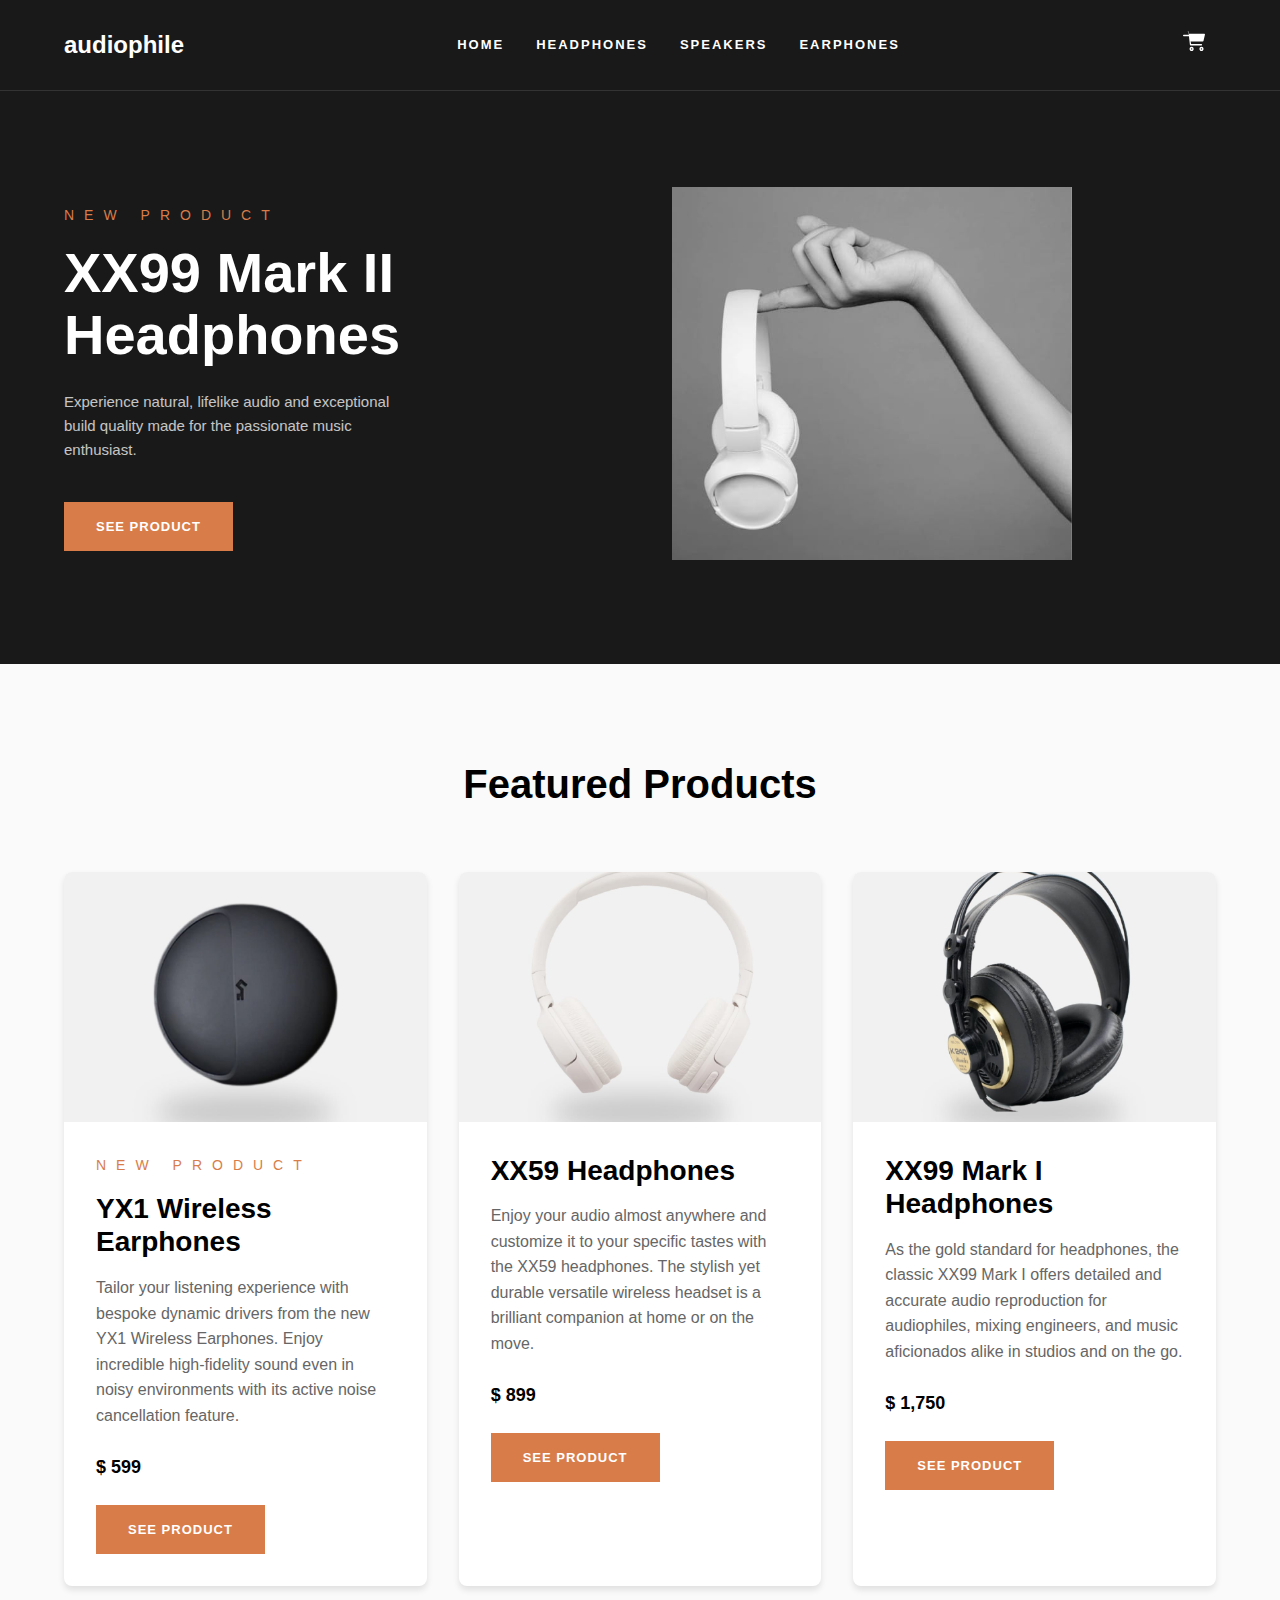
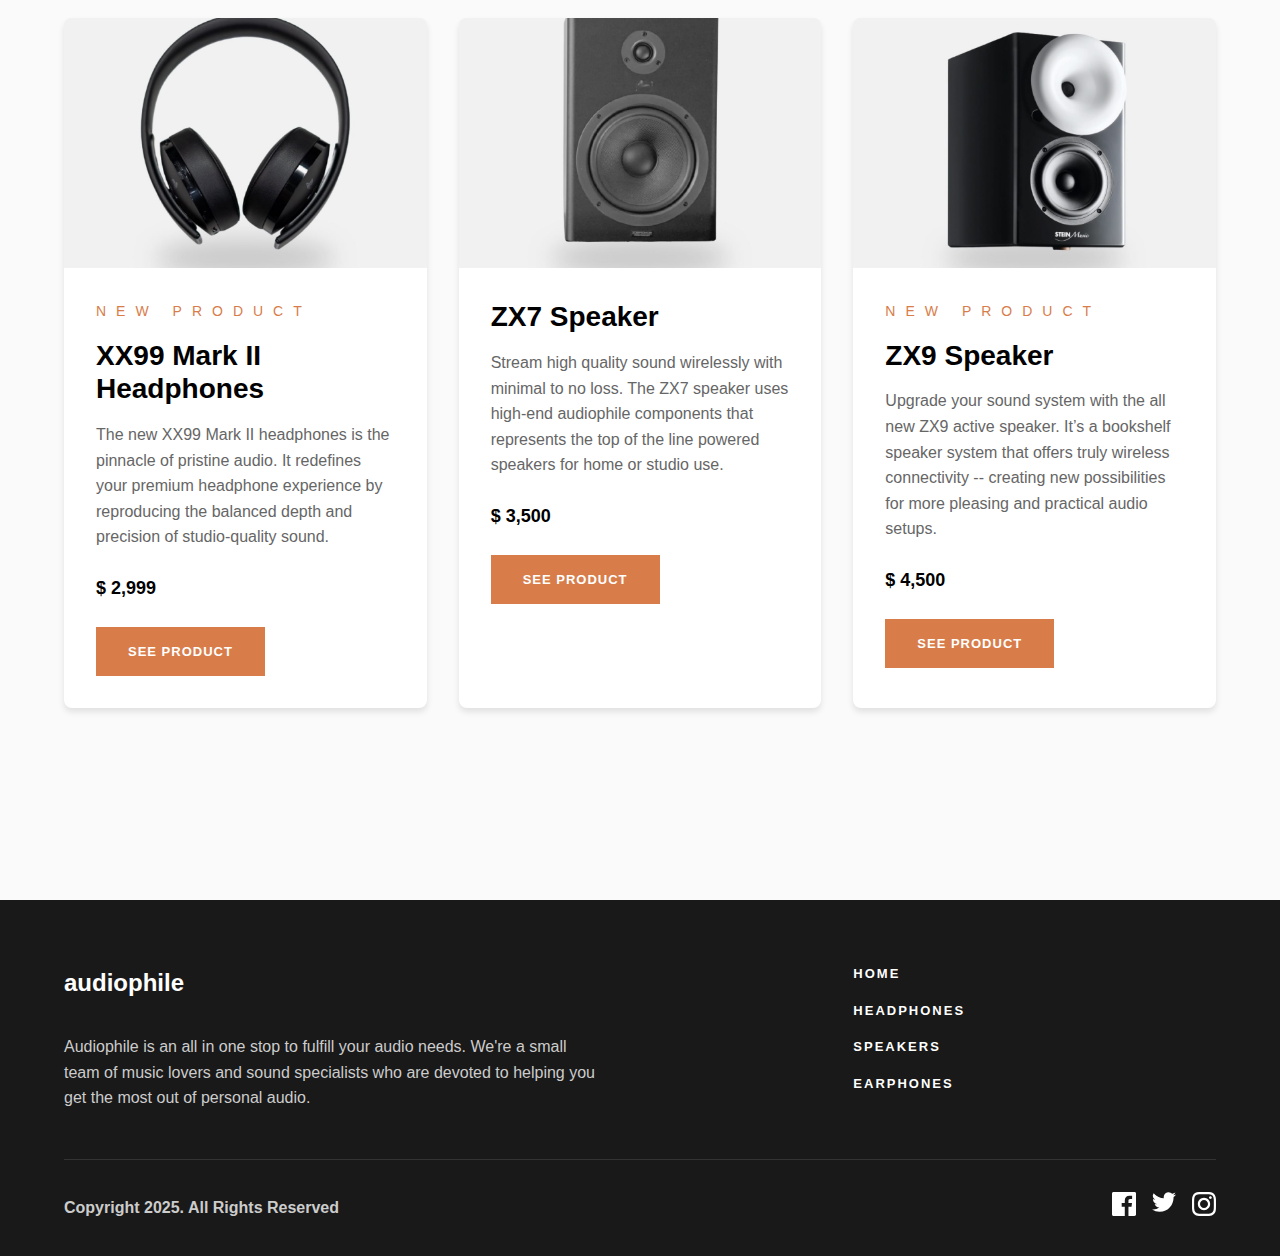
<file: index.html>
<!DOCTYPE html>
<html lang="en">
<head>
    <meta charset="UTF-8">
    <meta name="viewport" content="width=device-width, initial-scale=1.0">
    <title>AudioPhile - Premium Audio Equipment</title>
    <link rel="stylesheet" href="./css/styles.css">
</head>
<body>
    <!-- Header -->
    <header class="header">
        <div class="container">
            <button class="mobile-menu-btn" id="mobileMenuBtn">
                <span></span>
                <span></span>
                <span></span>
            </button>
            
            <div class="logo">
                <a href="index.html">audiophile</a>
            </div>
            
            <nav class="nav" id="nav">
                <a href="index.html">HOME</a>
                <a href="headphones.html">HEADPHONES</a>
                <a href="speakers.html">SPEAKERS</a>
                <a href="earphones.html">EARPHONES</a>
            </nav>
            
            <div class="cart-icon" id="cartIcon">
                <svg width="23" height="20" xmlns="http://www.w3.org/2000/svg">
                    <path d="M8.625 15.833c1.132 0 2.054.935 2.054 2.084 0 1.148-.922 2.083-2.054 2.083-1.132 0-2.054-.935-2.054-2.083 0-1.15.922-2.084 2.054-2.084zm9.857 0c1.132 0 2.054.935 2.054 2.084 0 1.148-.922 2.083-2.054 2.083-1.132 0-2.054-.935-2.054-2.083 0-1.15.922-2.084 2.054-2.084zm-9.857 1.39a.69.69 0 00-.685.694.69.69 0 00.685.694.69.69 0 00.685-.694.69.69 0 00-.685-.694zm9.857 0a.69.69 0 00-.685.694.69.69 0 00.685.694.69.69 0 00.685-.694.69.69 0 00-.685-.694zM4.717 0c.316 0 .59.215.658.517l.481 2.122h15.47c.421 0 .748.383.652.803l-1.517 6.66c-.067.294-.327.517-.652.517H7.583l.533 2.34h10.25c.421 0 .75.336.75.756s-.329.756-.75.756H7.583c-.316 0-.59-.215-.658-.517L5.933 5.209H.75c-.421 0-.75-.336-.75-.756s.329-.756.75-.756H5.933L4.717 0z" fill="#FFF" fill-rule="nonzero"/>
                </svg>
                <span class="cart-count" id="cartCount">0</span>
            </div>
        </div>
    </header>

    <!-- Hero Section -->
    <section class="hero">
        <div class="container">
            <div class="hero-content">
                <div class="hero-text">
                    <p class="hero-new">NEW PRODUCT</p>
                    <h1 class="hero-title">XX99 Mark II<br>Headphones</h1>
                    <p class="hero-description">Experience natural, lifelike audio and exceptional build quality made for the passionate music enthusiast.</p>
                    <button class="btn btn-primary" onclick="showProductDetail('xx99-mark-ii')">SEE PRODUCT</button>
                </div>
                <div class="hero-image">
                    <img src="./assets/product-xx59-headphones/desktop/image-gallery-3.jpg" alt="XX99 Mark II Headphones">
                </div>
            </div>
        </div>
    </section>

    <!-- Products Section -->
    <section class="products" id="products">
        <div class="container">
            <h2 class="section-title">Featured Products</h2>
            <div class="products-grid" id="productsGrid">
                <!-- Products will be dynamically loaded here -->
            </div>
        </div>
    </section>

    <!-- Cart Modal -->
    <div class="modal" id="cartModal">
        <div class="modal-content">
            <div class="modal-header">
                <h3>Cart (<span id="cartItemCount">0</span>)</h3>
                <button class="btn-text" id="removeAllBtn">Remove all</button>
            </div>
            <div class="cart-items" id="cartItems">
                <!-- Cart items will be dynamically loaded here -->
            </div>
            <div class="cart-total">
                <div class="total-row">
                    <span>TOTAL</span>
                    <span id="cartTotal">$ 0</span>
                </div>
            </div>
            <button class="btn btn-primary btn-full" id="checkoutBtn">CHECKOUT</button>
        </div>
    </div>

    <!-- Product Detail Modal -->
    <div class="modal" id="productModal">
        <div class="modal-content modal-large">
            <button class="modal-close" id="closeProductModal">&times;</button>
            <button class="btn btn-secondary go-back-btn" id="goBackBtn" onclick="closeAllModals()">
                <svg width="7" height="12" xmlns="http://www.w3.org/2000/svg">
                    <path d="M6 12L0 6l6-6" stroke="#D87D4A" stroke-width="2" fill="none" fill-rule="evenodd"/>
                </svg>
                Go Back
            </button>
            <div class="product-detail" id="productDetail">
                <!-- Product details will be dynamically loaded here -->
            </div>
        </div>
    </div>

    <!-- Checkout Modal -->
    <div class="modal" id="checkoutModal">
        <div class="modal-content modal-large">
            <button class="modal-close" id="closeCheckoutModal">&times;</button>
            <div class="checkout-content">
                <h2>CHECKOUT</h2>
                <form id="checkoutForm">
                    <div class="form-section">
                        <h3 class="form-section-title">BILLING DETAILS</h3>
                        <div class="form-row">
                            <div class="form-group">
                                <label for="name">Name</label>
                                <input type="text" id="name" name="name" placeholder="Alexei Ward" required>
                                <span class="error-message" id="nameError"></span>
                            </div>
                            <div class="form-group">
                                <label for="email">Email Address</label>
                                <input type="email" id="email" name="email" placeholder="alexei@mail.com" required>
                                <span class="error-message" id="emailError"></span>
                            </div>
                        </div>
                        <div class="form-group">
                            <label for="phone">Phone Number</label>
                            <input type="tel" id="phone" name="phone" placeholder="+1 202-555-0136" required>
                            <span class="error-message" id="phoneError"></span>
                        </div>
                    </div>

                    <div class="form-section">
                        <h3 class="form-section-title">SHIPPING INFO</h3>
                        <div class="form-group">
                            <label for="address">Your Address</label>
                            <input type="text" id="address" name="address" placeholder="1137 Williams Avenue" required>
                            <span class="error-message" id="addressError"></span>
                        </div>
                        <div class="form-row">
                            <div class="form-group">
                                <label for="zipCode">ZIP Code</label>
                                <input type="text" id="zipCode" name="zipCode" placeholder="10001" required>
                                <span class="error-message" id="zipCodeError"></span>
                            </div>
                            <div class="form-group">
                                <label for="city">City</label>
                                <input type="text" id="city" name="city" placeholder="New York" required>
                                <span class="error-message" id="cityError"></span>
                            </div>
                        </div>
                        <div class="form-group">
                            <label for="country">Country</label>
                            <input type="text" id="country" name="country" placeholder="United States" required>
                            <span class="error-message" id="countryError"></span>
                        </div>
                    </div>

                    <div class="form-section">
                        <h3 class="form-section-title">PAYMENT DETAILS</h3>
                        <div class="form-group">
                            <label>Payment Method</label>
                            <div class="radio-group">
                                <label class="radio-label">
                                    <input type="radio" name="paymentMethod" value="eMoney" checked>
                                    <span class="radio-custom"></span>
                                    Mobile Money
                                </label>
                                <label class="radio-label">
                                    <input type="radio" name="paymentMethod" value="cash">
                                    <span class="radio-custom"></span>
                                    Cash on Delivery
                                </label>
                            </div>
                        </div>
                        <div class="payment-fields" id="paymentFields">
                            <div class="form-row">
                                <div class="form-group">
                                    <label for="eMoneyNumber">Momo Number</label>
                                    <input type="text" id="eMoneyNumber" name="eMoneyNumber" placeholder="238521993">
                                    <span class="error-message" id="eMoneyNumberError"></span>
                                </div>
                                <div class="form-group">
                                    <label for="eMoneyPin">Momo PIN</label>
                                    <input type="text" id="eMoneyPin" name="eMoneyPin" placeholder="6891">
                                    <span class="error-message" id="eMoneyPinError"></span>
                                </div>
                            </div>
                        </div>
                    </div>

                    <div class="checkout-summary">
                        <h3>SUMMARY</h3>
                        <div class="summary-items" id="summaryItems">
                            <!-- Summary items will be loaded here -->
                        </div>
                        <div class="summary-totals">
                            <div class="total-row">
                                <span>TOTAL</span>
                                <span id="summarySubtotal">$ 0</span>
                            </div>
                            <div class="total-row">
                                <span>SHIPPING</span>
                                <span>$ 50</span>
                            </div>
                            <div class="total-row">
                                <span>VAT (INCLUDED)</span>
                                <span id="summaryVat">$ 0</span>
                            </div>
                            <div class="total-row grand-total">
                                <span>GRAND TOTAL</span>
                                <span id="summaryGrandTotal">$ 0</span>
                            </div>
                        </div>
                        <button type="submit" class="btn btn-primary btn-full">CONTINUE & PAY</button>
                    </div>
                </form>
            </div>
        </div>
    </div>

    <!-- Order Confirmation Modal -->
    <div class="modal" id="confirmationModal">
        <div class="modal-content">
            <div class="confirmation-content">
                <div class="confirmation-icon">
                    <svg width="64" height="64" xmlns="http://www.w3.org/2000/svg">
                        <g fill="none" fill-rule="evenodd">
                            <circle fill="#D87D4A" cx="32" cy="32" r="32"/>
                            <path stroke="#FFF" stroke-width="4" fill="none" d="m20.754 33.333 6.751 6.751 15.804-15.803"/>
                        </g>
                    </svg>
                </div>
                <h2>THANK YOU<br>FOR YOUR ORDER</h2>
                <p>You will receive an email confirmation shortly.</p>
                <div class="order-summary">
                    <div class="order-items" id="orderItems">
                        <!-- Order items will be loaded here -->
                    </div>
                    <div class="order-total">
                        <span>GRAND TOTAL</span>
                        <span id="orderGrandTotal">$ 0</span>
                    </div>
                </div>
                <button class="btn btn-primary btn-full" id="backToHomeBtn">BACK TO HOME</button>
            </div>
        </div>
    </div>

    <!-- Footer -->
    <footer class="footer">
        <div class="container">
            <div class="footer-content">
                <div class="footer-brand">
                    <div class="logo">
                        <a href="index.html">audiophile</a>
                    </div>
                    <p>Audiophile is an all in one stop to fulfill your audio needs. We're a small team of music lovers and sound specialists who are devoted to helping you get the most out of personal audio.</p>
                </div>
                <nav class="footer-nav">
                    <a href="index.html">HOME</a>
                    <a href="headphones.html">HEADPHONES</a>
                    <a href="speakers.html">SPEAKERS</a>
                    <a href="earphones.html">EARPHONES</a>
                </nav>
            </div>
            <div class="footer-bottom">
                <p>Copyright 2025. All Rights Reserved</p>
                <div class="social-links">
                    <a href="#" aria-label="Facebook">
                        <svg width="24" height="24" xmlns="http://www.w3.org/2000/svg">
                            <path d="M22.46 0H1.54C.69 0 0 .69 0 1.54v20.92C0 23.31.69 24 1.54 24h11.24v-9.29H9.69v-3.62h3.09V8.41c0-3.05 1.87-4.71 4.58-4.71 1.3 0 2.42.1 2.75.14v3.18h-1.89c-1.48 0-1.77.7-1.77 1.73v2.27h3.54l-.46 3.62h-3.08V24h6.05c.85 0 1.54-.69 1.54-1.54V1.54C24 .69 23.31 0 22.46 0z" fill="#FFF"/>
                        </svg>
                    </a>
                    <a href="#" aria-label="Twitter">
                        <svg width="24" height="20" xmlns="http://www.w3.org/2000/svg">
                            <path d="M24 2.557a9.83 9.83 0 01-2.828.775A4.932 4.932 0 0023.337.608a9.864 9.864 0 01-3.127 1.195A4.916 4.916 0 0016.616.248c-3.179 0-5.515 2.966-4.797 6.045A13.978 13.978 0 011.671 1.149a4.93 4.93 0 001.523 6.574 4.903 4.903 0 01-2.229-.616c-.054 2.281 1.581 4.415 3.949 4.89a4.935 4.935 0 01-2.224.084 4.928 4.928 0 004.6 3.419A9.9 9.9 0 010 17.54a13.94 13.94 0 007.548 2.212c9.142 0 14.307-7.721 13.995-14.646A10.025 10.025 0 0024 2.557z" fill="#FFF"/>
                        </svg>
                    </a>
                    <a href="#" aria-label="Instagram">
                        <svg width="24" height="24" xmlns="http://www.w3.org/2000/svg">
                            <path d="M12 2.163c3.204 0 3.584.012 4.85.07 3.252.148 4.771 1.691 4.919 4.919.058 1.265.069 1.645.069 4.849 0 3.205-.012 3.584-.069 4.849-.149 3.225-1.664 4.771-4.919 4.919-1.266.058-1.644.07-4.85.07-3.204 0-3.584-.012-4.849-.07-3.26-.149-4.771-1.699-4.919-4.92-.058-1.265-.07-1.644-.07-4.849 0-3.204.013-3.583.07-4.849.149-3.227 1.664-4.771 4.919-4.919 1.266-.057 1.645-.069 4.849-.069zm0-2.163c-3.259 0-3.667.014-4.947.072-4.358.2-6.78 2.618-6.98 6.98-.059 1.281-.073 1.689-.073 4.948 0 3.259.014 3.668.072 4.948.2 4.358 2.618 6.78 6.98 6.98 1.281.058 1.689.072 4.948.072 3.259 0 3.668-.014 4.948-.072 4.354-.2 6.782-2.618 6.979-6.98.059-1.28.073-1.689.073-4.948 0-3.259-.014-3.667-.072-4.947-.196-4.354-2.617-6.78-6.979-6.98-1.281-.059-1.69-.073-4.949-.073zm0 5.838c-3.403 0-6.162 2.759-6.162 6.162s2.759 6.163 6.162 6.163 6.162-2.759 6.162-6.163c0-3.403-2.759-6.162-6.162-6.162zm0 10.162c-2.209 0-4-1.79-4-4 0-2.209 1.791-4 4-4s4 1.791 4 4c0 2.21-1.791 4-4 4zm6.406-11.845c-.796 0-1.441.645-1.441 1.44s.645 1.44 1.441 1.44c.795 0 1.439-.645 1.439-1.44s-.644-1.44-1.439-1.44z" fill="#FFF"/>
                        </svg>
                    </a>
                </div>
            </div>
        </div>
    </footer>

    <script src="./js/script.js"></script>
</body>
</html>
</file>
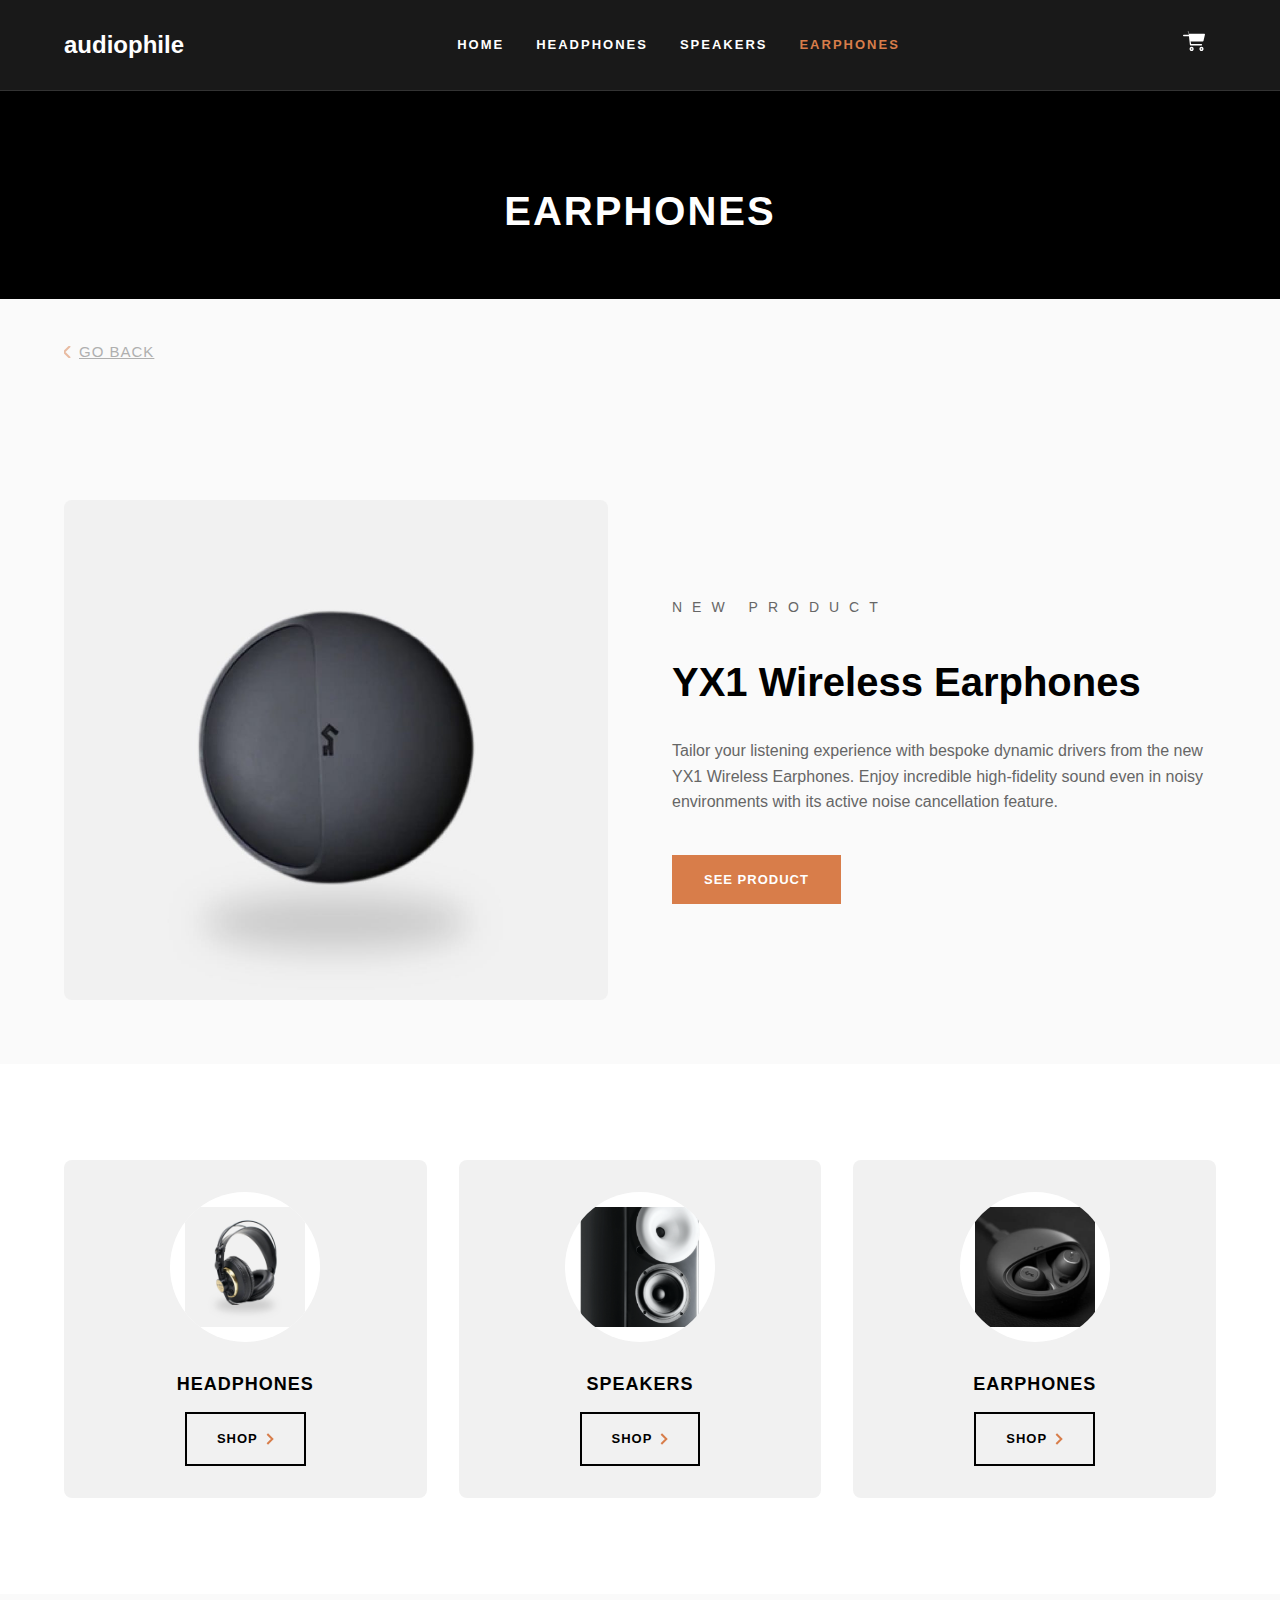
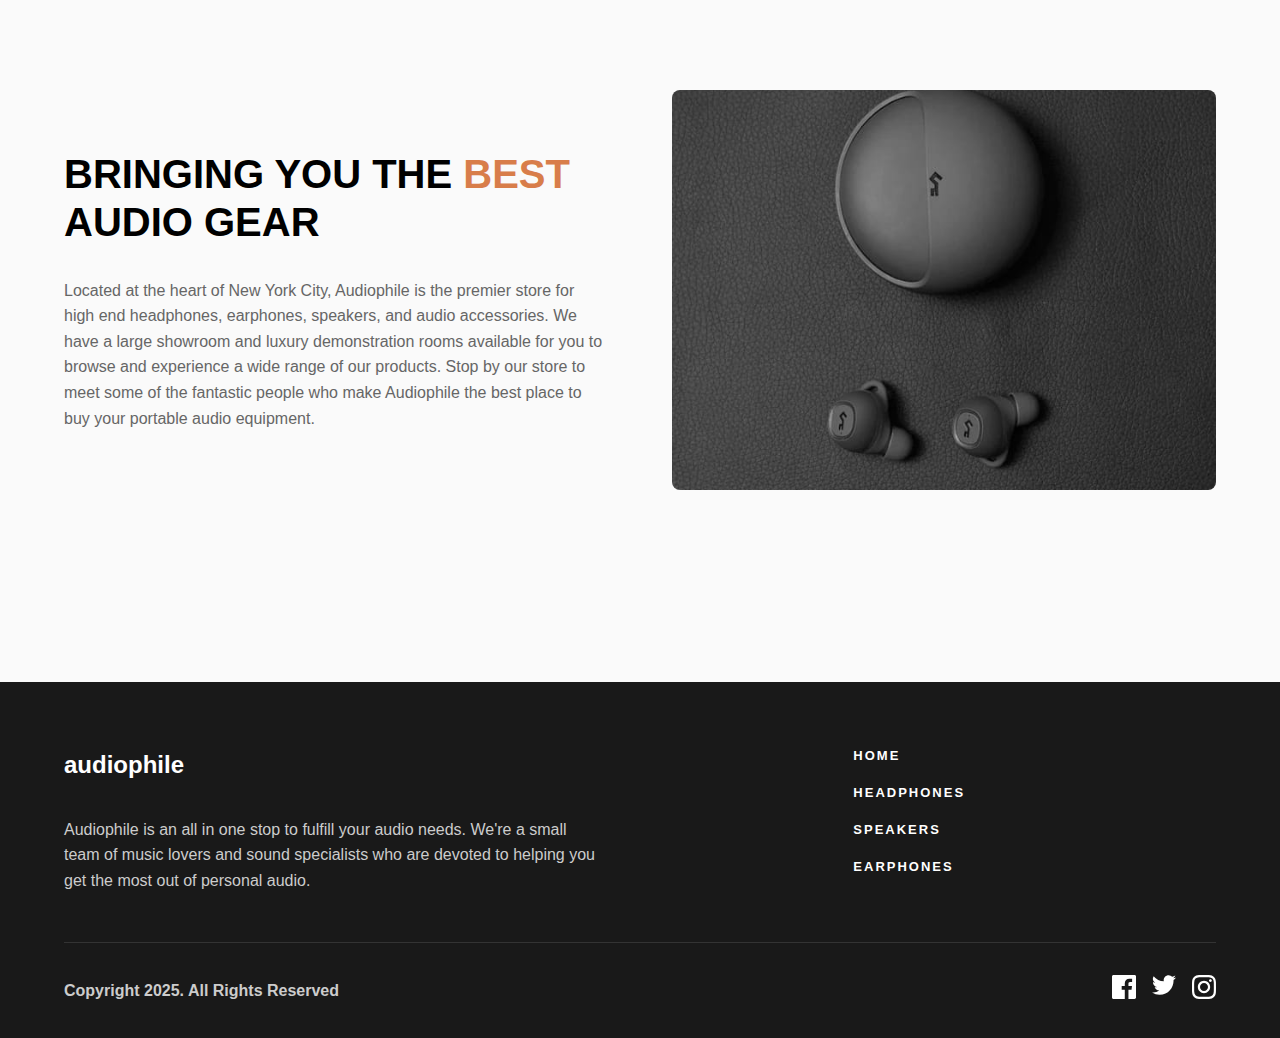
<file: earphones.html>
<!DOCTYPE html>
<html lang="en">
<head>
    <meta charset="UTF-8">
    <meta name="viewport" content="width=device-width, initial-scale=1.0">
    <title>Earphones - AudioPhile</title>
    <link rel="stylesheet" href="./css/styles.css">
</head>
<body>
    <!-- Header -->
    <header class="header">
        <div class="container">
            <button class="mobile-menu-btn" id="mobileMenuBtn">
                <span></span>
                <span></span>
                <span></span>
            </button>
            
            <div class="logo">
                <a href="index.html">audiophile</a>
            </div>
            
            <nav class="nav" id="nav">
                <a href="index.html">HOME</a>
                <a href="headphones.html">HEADPHONES</a>
                <a href="speakers.html">SPEAKERS</a>
                <a href="earphones.html" class="active">EARPHONES</a>
            </nav>
            
            <div class="cart-icon" id="cartIcon">
                <svg width="23" height="20" xmlns="http://www.w3.org/2000/svg">
                    <path d="M8.625 15.833c1.132 0 2.054.935 2.054 2.084 0 1.148-.922 2.083-2.054 2.083-1.132 0-2.054-.935-2.054-2.083 0-1.15.922-2.084 2.054-2.084zm9.857 0c1.132 0 2.054.935 2.054 2.084 0 1.148-.922 2.083-2.054 2.083-1.132 0-2.054-.935-2.054-2.083 0-1.15.922-2.084 2.054-2.084zm-9.857 1.39a.69.69 0 00-.685.694.69.69 0 00.685.694.69.69 0 00.685-.694.69.69 0 00-.685-.694zm9.857 0a.69.69 0 00-.685.694.69.69 0 00.685.694.69.69 0 00.685-.694.69.69 0 00-.685-.694zM4.717 0c.316 0 .59.215.658.517l.481 2.122h15.47c.421 0 .748.383.652.803l-1.517 6.66c-.067.294-.327.517-.652.517H7.583l.533 2.34h10.25c.421 0 .75.336.75.756s-.329.756-.75.756H7.583c-.316 0-.59-.215-.658-.517L5.933 5.209H.75c-.421 0-.75-.336-.75-.756s.329-.756.75-.756H5.933L4.717 0z" fill="#FFF" fill-rule="nonzero"/>
                </svg>
                <span class="cart-count" id="cartCount">0</span>
            </div>
        </div>
    </header>

    <!-- Category Hero -->
    <section class="category-hero">
        <div class="container">
            <h1 class="category-title">EARPHONES</h1>
        </div>
    </section>

    <!-- Breadcrumb -->
    <section class="breadcrumb">
        <div class="container">
            <button class="btn btn-text go-back-btn" onclick="window.history.back()">
                <svg width="7" height="12" xmlns="http://www.w3.org/2000/svg">
                    <path d="M6 12L0 6l6-6" stroke="#D87D4A" stroke-width="2" fill="none" fill-rule="evenodd"/>
                </svg>
                Go Back
            </button>
        </div>
    </section>

    <!-- Products Section -->
    <section class="category-products">
        <div class="container">
            <div class="products-list" id="earphonesList">
                <!-- Earphones will be loaded here -->
            </div>
        </div>
    </section>

    <!-- Category Navigation -->
    <section class="category-nav-section">
        <div class="container">
            <div class="category-nav-grid">
                <div class="category-nav-item">
                    <div class="category-nav-image">
                        <img src="./assets/product-xx99-mark-one-headphones/desktop/image-product.jpg" alt="Headphones">
                    </div>
                    <h3>HEADPHONES</h3>
                    <a href="headphones.html" class="btn btn-secondary">
                        SHOP
                        <svg width="8" height="12" xmlns="http://www.w3.org/2000/svg">
                            <path d="m1.322 1 5 5-5 5" stroke="#D87D4A" stroke-width="2" fill="none" fill-rule="evenodd"/>
                        </svg>
                    </a>
                </div>
                <div class="category-nav-item">
                    <div class="category-nav-image">
                        <img src="./assets/home/desktop/image-speaker-zx9.png" alt="Speakers">
                    </div>
                    <h3>SPEAKERS</h3>
                    <a href="speakers.html" class="btn btn-secondary">
                        SHOP
                        <svg width="8" height="12" xmlns="http://www.w3.org/2000/svg">
                            <path d="m1.322 1 5 5-5 5" stroke="#D87D4A" stroke-width="2" fill="none" fill-rule="evenodd"/>
                        </svg>
                    </a>
                </div>
                <div class="category-nav-item">
                    <div class="category-nav-image">
                        <img src="./assets/home/desktop/image-earphones-yx1.jpg" alt="Earphones">
                    </div>
                    <h3>EARPHONES</h3>
                    <a href="earphones.html" class="btn btn-secondary">
                        SHOP
                        <svg width="8" height="12" xmlns="http://www.w3.org/2000/svg">
                            <path d="m1.322 1 5 5-5 5" stroke="#D87D4A" stroke-width="2" fill="none" fill-rule="evenodd"/>
                        </svg>
                    </a>
                </div>
            </div>
        </div>
    </section>

    <!-- About Section -->
    <section class="about-section">
        <div class="container">
            <div class="about-content">
                <div class="about-text">
                    <h2>Bringing you the <span class="highlight">best</span> audio gear</h2>
                    <p>Located at the heart of New York City, Audiophile is the premier store for high end headphones, earphones, speakers, and audio accessories. We have a large showroom and luxury demonstration rooms available for you to browse and experience a wide range of our products. Stop by our store to meet some of the fantastic people who make Audiophile the best place to buy your portable audio equipment.</p>
                </div>
                <div class="about-image">
                    <img src="./assets/product-yx1-earphones/desktop/image-gallery-3.jpg" alt="Best audio gear">
                </div>
            </div>
        </div>
    </section>

    <!-- All Modals (same structure as other category pages) -->
    <div class="modal" id="cartModal">
        <div class="modal-content">
            <div class="modal-header">
                <h3>Cart (<span id="cartItemCount">0</span>)</h3>
                <button class="btn-text" id="removeAllBtn">Remove all</button>
            </div>
            <div class="cart-items" id="cartItems"></div>
            <div class="cart-total">
                <div class="total-row">
                    <span>TOTAL</span>
                    <span id="cartTotal">$ 0</span>
                </div>
            </div>
            <button class="btn btn-primary btn-full" id="checkoutBtn">CHECKOUT</button>
        </div>
    </div>

    <div class="modal" id="productModal">
        <div class="modal-content modal-large">
            <button class="modal-close" id="closeProductModal">&times;</button>
            <button class="btn btn-text go-back-btn" onclick="closeAllModals()">
                <svg width="7" height="12" xmlns="http://www.w3.org/2000/svg">
                    <path d="M6 12L0 6l6-6" stroke="#D87D4A" stroke-width="2" fill="none" fill-rule="evenodd"/>
                </svg>
                Go Back
            </button>
            <div class="product-detail" id="productDetail"></div>
        </div>
    </div>

    <div class="modal" id="checkoutModal">
        <div class="modal-content modal-large">
            <button class="modal-close" id="closeCheckoutModal">&times;</button>
            <div class="checkout-content">
                <h2>CHECKOUT</h2>
                <form id="checkoutForm">
                    <div class="form-section">
                        <h3 class="form-section-title">BILLING DETAILS</h3>
                        <div class="form-row">
                            <div class="form-group">
                                <label for="name">Name</label>
                                <input type="text" id="name" name="name" placeholder="Alexei Ward" required>
                                <span class="error-message" id="nameError"></span>
                            </div>
                            <div class="form-group">
                                <label for="email">Email Address</label>
                                <input type="email" id="email" name="email" placeholder="alexei@mail.com" required>
                                <span class="error-message" id="emailError"></span>
                            </div>
                        </div>
                        <div class="form-group">
                            <label for="phone">Phone Number</label>
                            <input type="tel" id="phone" name="phone" placeholder="+1 202-555-0136" required>
                            <span class="error-message" id="phoneError"></span>
                        </div>
                    </div>

                    <div class="form-section">
                        <h3 class="form-section-title">SHIPPING INFO</h3>
                        <div class="form-group">
                            <label for="address">Your Address</label>
                            <input type="text" id="address" name="address" placeholder="1137 Williams Avenue" required>
                            <span class="error-message" id="addressError"></span>
                        </div>
                        <div class="form-row">
                            <div class="form-group">
                                <label for="zipCode">ZIP Code</label>
                                <input type="text" id="zipCode" name="zipCode" placeholder="10001" required>
                                <span class="error-message" id="zipCodeError"></span>
                            </div>
                            <div class="form-group">
                                <label for="city">City</label>
                                <input type="text" id="city" name="city" placeholder="New York" required>
                                <span class="error-message" id="cityError"></span>
                            </div>
                        </div>
                        <div class="form-group">
                            <label for="country">Country</label>
                            <input type="text" id="country" name="country" placeholder="United States" required>
                            <span class="error-message" id="countryError"></span>
                        </div>
                    </div>

                    <div class="form-section">
                        <h3 class="form-section-title">PAYMENT DETAILS</h3>
                        <div class="form-group">
                            <label>Payment Method</label>
                            <div class="radio-group">
                                <label class="radio-label">
                                    <input type="radio" name="paymentMethod" value="eMoney" checked>
                                    <span class="radio-custom"></span>
                                    Mobile Money
                                </label>
                                <label class="radio-label">
                                    <input type="radio" name="paymentMethod" value="cash">
                                    <span class="radio-custom"></span>
                                    Cash on Delivery
                                </label>
                            </div>
                        </div>
                        <div class="payment-fields" id="paymentFields">
                            <div class="form-row">
                                <div class="form-group">
                                    <label for="eMoneyNumber">Momo Number</label>
                                    <input type="text" id="eMoneyNumber" name="eMoneyNumber" placeholder="238521993">
                                    <span class="error-message" id="eMoneyNumberError"></span>
                                </div>
                                <div class="form-group">
                                    <label for="eMoneyPin">Momo PIN</label>
                                    <input type="text" id="eMoneyPin" name="eMoneyPin" placeholder="6891">
                                    <span class="error-message" id="eMoneyPinError"></span>
                                </div>
                            </div>
                        </div>
                    </div>

                    <div class="checkout-summary">
                        <h3>SUMMARY</h3>
                        <div class="summary-items" id="summaryItems"></div>
                        <div class="summary-totals">
                            <div class="total-row">
                                <span>TOTAL</span>
                                <span id="summarySubtotal">$ 0</span>
                            </div>
                            <div class="total-row">
                                <span>SHIPPING</span>
                                <span>$ 50</span>
                            </div>
                            <div class="total-row">
                                <span>VAT (INCLUDED)</span>
                                <span id="summaryVat">$ 0</span>
                            </div>
                            <div class="total-row grand-total">
                                <span>GRAND TOTAL</span>
                                <span id="summaryGrandTotal">$ 0</span>
                            </div>
                        </div>
                        <button type="submit" class="btn btn-primary btn-full">CONTINUE & PAY</button>
                    </div>
                </form>
            </div>
        </div>
    </div>

    <div class="modal" id="confirmationModal">
        <div class="modal-content">
            <div class="confirmation-content">
                <div class="confirmation-icon">
                    <svg width="64" height="64" xmlns="http://www.w3.org/2000/svg">
                        <g fill="none" fill-rule="evenodd">
                            <circle fill="#D87D4A" cx="32" cy="32" r="32"/>
                            <path stroke="#FFF" stroke-width="4" fill="none" d="m20.754 33.333 6.751 6.751 15.804-15.803"/>
                        </g>
                    </svg>
                </div>
                <h2>THANK YOU<br>FOR YOUR ORDER</h2>
                <p>You will receive an email confirmation shortly.</p>
                <div class="order-summary">
                    <div class="order-items" id="orderItems"></div>
                    <div class="order-total">
                        <span>GRAND TOTAL</span>
                        <span id="orderGrandTotal">$ 0</span>
                    </div>
                </div>
                <button class="btn btn-primary btn-full" id="backToHomeBtn">BACK TO HOME</button>
            </div>
        </div>
    </div>

    <!-- Footer -->
    <footer class="footer">
        <div class="container">
            <div class="footer-content">
                <div class="footer-brand">
                    <div class="logo">
                        <a href="index.html">audiophile</a>
                    </div>
                    <p>Audiophile is an all in one stop to fulfill your audio needs. We're a small team of music lovers and sound specialists who are devoted to helping you get the most out of personal audio.</p>
                </div>
                <nav class="footer-nav">
                    <a href="index.html">HOME</a>
                    <a href="headphones.html">HEADPHONES</a>
                    <a href="speakers.html">SPEAKERS</a>
                    <a href="earphones.html">EARPHONES</a>
                </nav>
            </div>
            <div class="footer-bottom">
                <p>Copyright 2025. All Rights Reserved</p>
                <div class="social-links">
                    <a href="#" aria-label="Facebook">
                        <svg width="24" height="24" xmlns="http://www.w3.org/2000/svg">
                            <path d="M22.46 0H1.54C.69 0 0 .69 0 1.54v20.92C0 23.31.69 24 1.54 24h11.24v-9.29H9.69v-3.62h3.09V8.41c0-3.05 1.87-4.71 4.58-4.71 1.3 0 2.42.1 2.75.14v3.18h-1.89c-1.48 0-1.77.7-1.77 1.73v2.27h3.54l-.46 3.62h-3.08V24h6.05c.85 0 1.54-.69 1.54-1.54V1.54C24 .69 23.31 0 22.46 0z" fill="#FFF"/>
                        </svg>
                    </a>
                    <a href="#" aria-label="Twitter">
                        <svg width="24" height="20" xmlns="http://www.w3.org/2000/svg">
                            <path d="M24 2.557a9.83 9.83 0 01-2.828.775A4.932 4.932 0 0023.337.608a9.864 9.864 0 01-3.127 1.195A4.916 4.916 0 0016.616.248c-3.179 0-5.515 2.966-4.797 6.045A13.978 13.978 0 011.671 1.149a4.93 4.93 0 001.523 6.574 4.903 4.903 0 01-2.229-.616c-.054 2.281 1.581 4.415 3.949 4.89a4.935 4.935 0 01-2.224.084 4.928 4.928 0 004.6 3.419A9.9 9.9 0 010 17.54a13.94 13.94 0 007.548 2.212c9.142 0 14.307-7.721 13.995-14.646A10.025 10.025 0 0024 2.557z" fill="#FFF"/>
                        </svg>
                    </a>
                    <a href="#" aria-label="Instagram">
                        <svg width="24" height="24" xmlns="http://www.w3.org/2000/svg">
                            <path d="M12 2.163c3.204 0 3.584.012 4.85.07 3.252.148 4.771 1.691 4.919 4.919.058 1.265.069 1.645.069 4.849 0 3.205-.012 3.584-.069 4.849-.149 3.225-1.664 4.771-4.919 4.919-1.266.058-1.644.07-4.85.07-3.204 0-3.584-.012-4.849-.07-3.26-.149-4.771-1.699-4.919-4.92-.058-1.265-.07-1.644-.07-4.849 0-3.204.013-3.583.07-4.849.149-3.227 1.664-4.771 4.919-4.919 1.266-.057 1.645-.069 4.849-.069zm0-2.163c-3.259 0-3.667.014-4.947.072-4.358.2-6.78 2.618-6.98 6.98-.059 1.281-.073 1.689-.073 4.948 0 3.259.014 3.668.072 4.948.2 4.358 2.618 6.78 6.98 6.98 1.281.058 1.689.072 4.948.072 3.259 0 3.668-.014 4.948-.072 4.354-.2 6.782-2.618 6.979-6.98.059-1.28.073-1.689.073-4.948 0-3.259-.014-3.667-.072-4.947-.196-4.354-2.617-6.78-6.979-6.98-1.281-.059-1.69-.073-4.949-.073zm0 5.838c-3.403 0-6.162 2.759-6.162 6.162s2.759 6.163 6.162 6.163 6.162-2.759 6.162-6.163c0-3.403-2.759-6.162-6.162-6.162zm0 10.162c-2.209 0-4-1.79-4-4 0-2.209 1.791-4 4-4s4 1.791 4 4c0 2.21-1.791 4-4 4zm6.406-11.845c-.796 0-1.441.645-1.441 1.44s.645 1.44 1.441 1.44c.795 0 1.439-.645 1.439-1.44s-.644-1.44-1.439-1.44z" fill="#FFF"/>
                        </svg>
                    </a>
                </div>
            </div>
        </div>
    </footer>

    <script>
        // Set current category for this page
        window.currentCategory = 'earphones';
    </script>
    <script src="./js/script.js"></script>
</body>
</html>
</file>
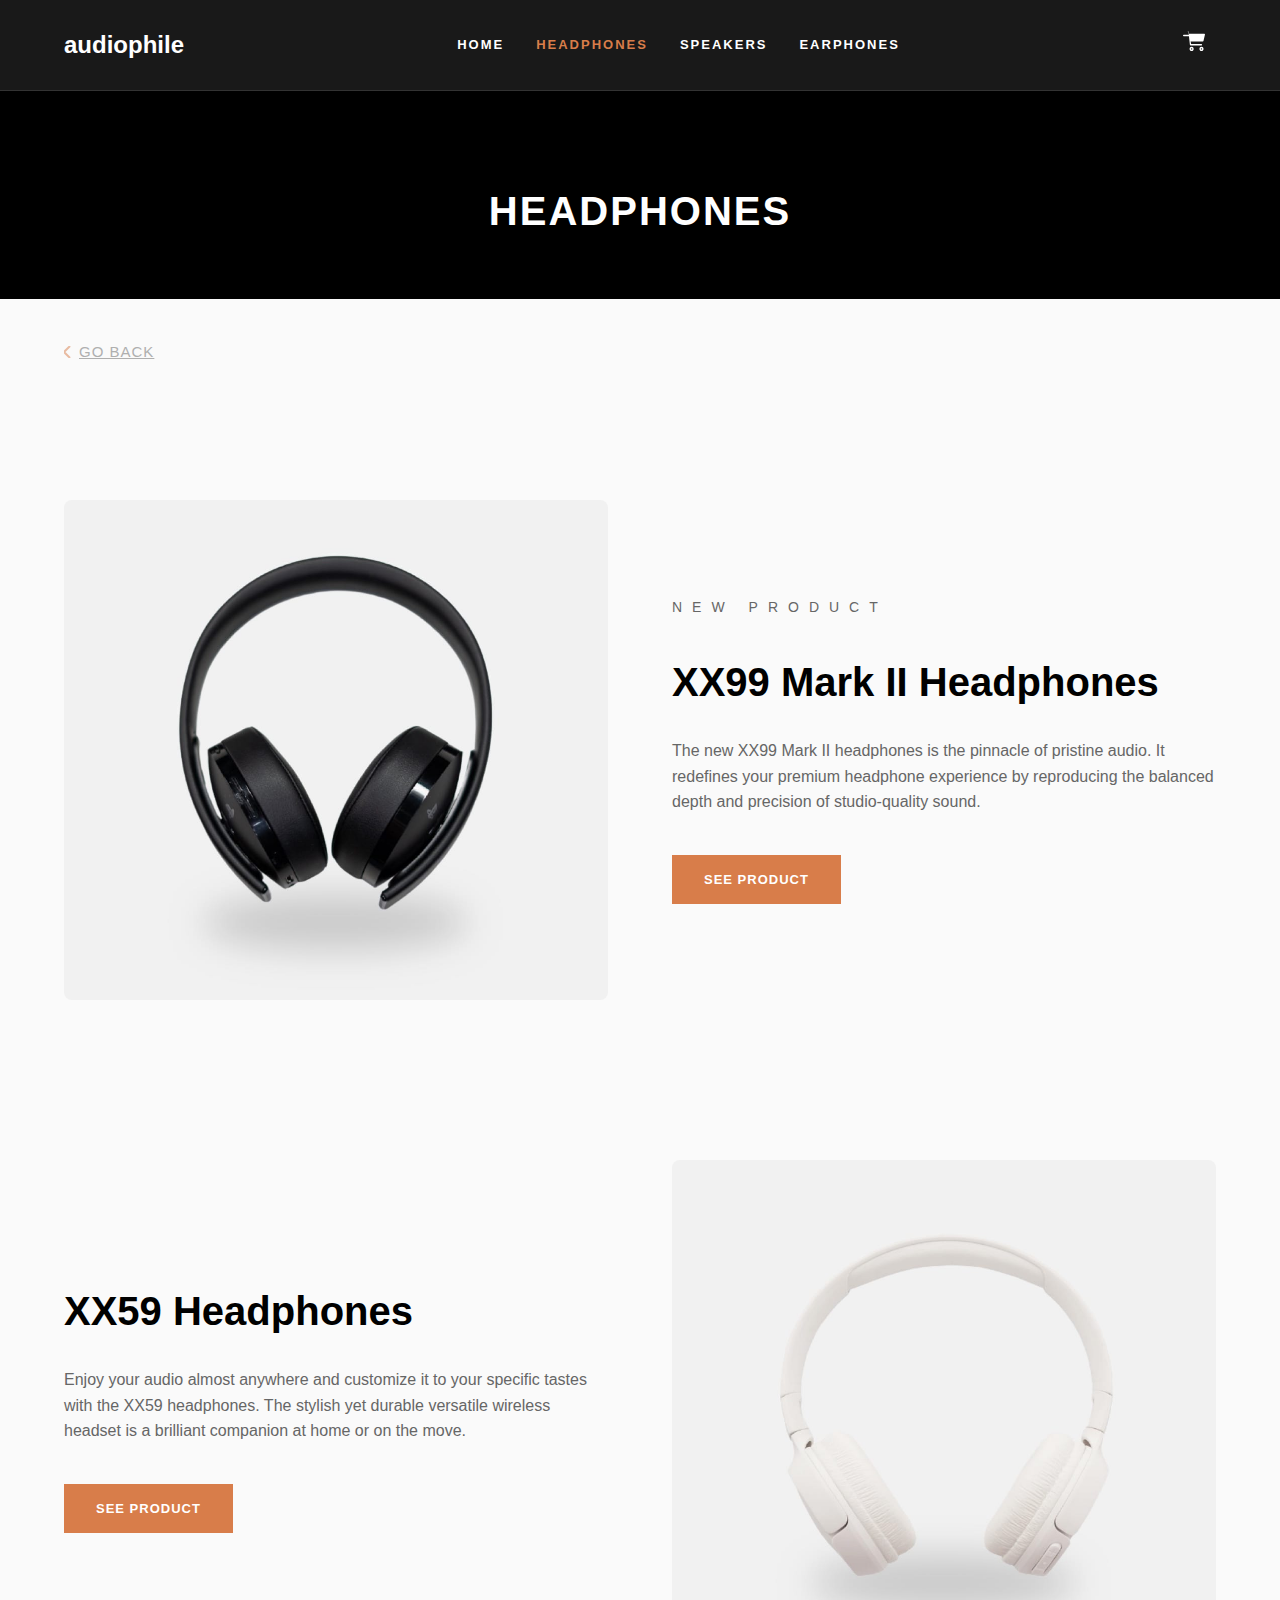
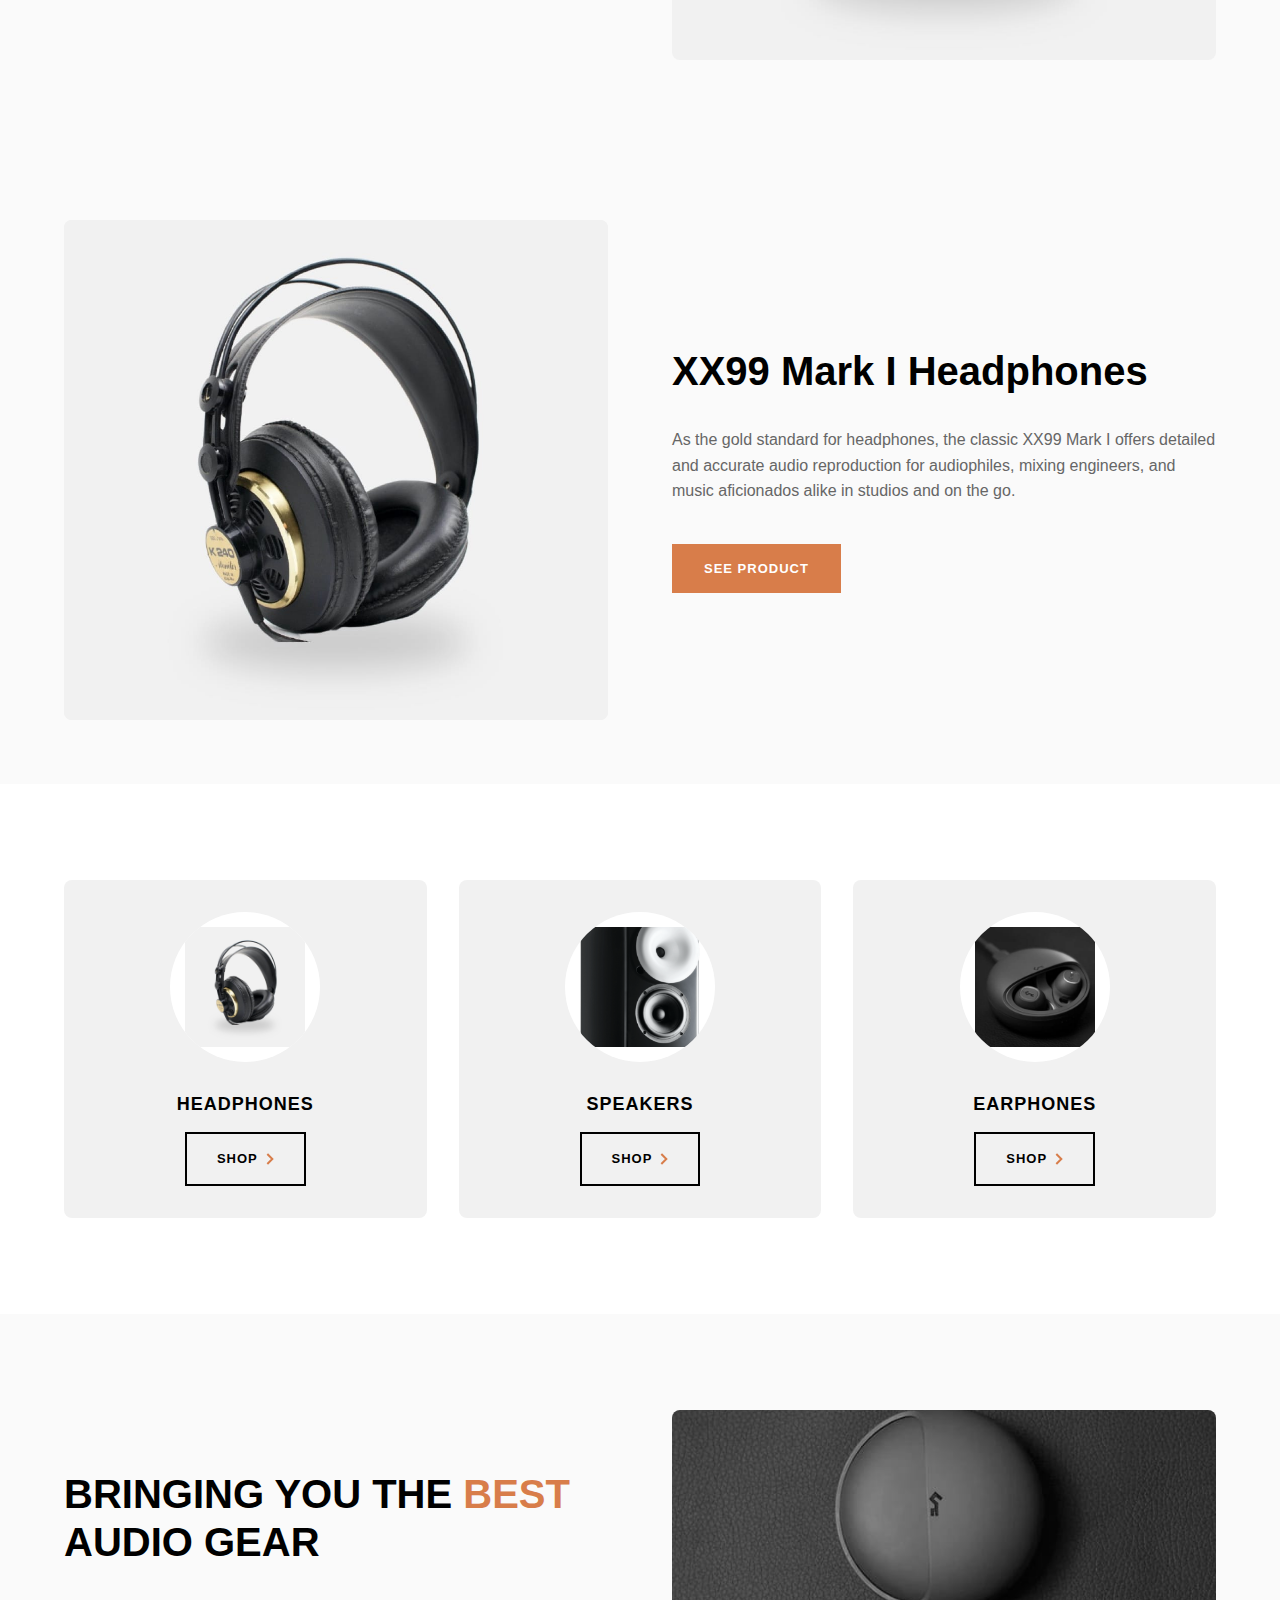
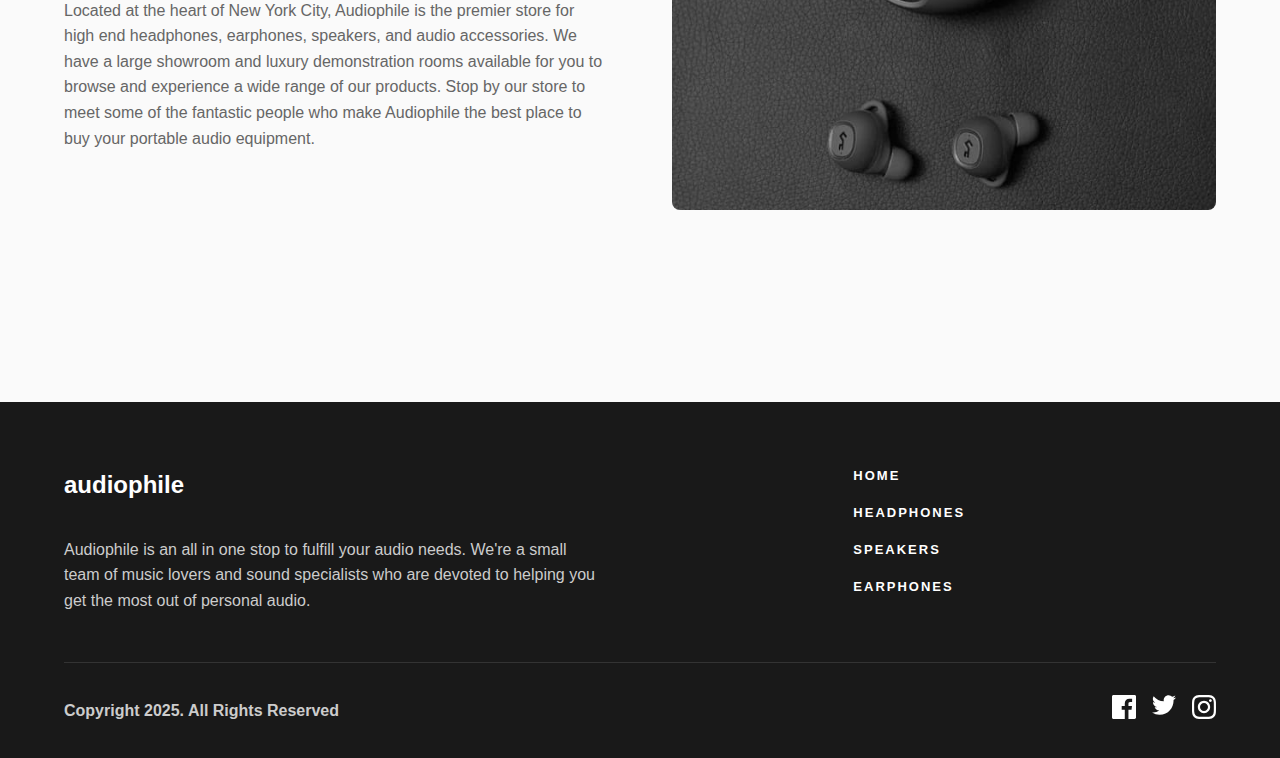
<file: headphones.html>
<!DOCTYPE html>
<html lang="en">
<head>
    <meta charset="UTF-8">
    <meta name="viewport" content="width=device-width, initial-scale=1.0">
    <title>Headphones - AudioPhile</title>
    <link rel="stylesheet" href="./css/styles.css">
</head>
<body>
    <!-- Header -->
    <header class="header">
        <div class="container">
            <button class="mobile-menu-btn" id="mobileMenuBtn">
                <span></span>
                <span></span>
                <span></span>
            </button>
            
            <div class="logo">
                <a href="index.html">audiophile</a>
            </div>
            
            <nav class="nav" id="nav">
                <a href="index.html">HOME</a>
                <a href="headphones.html" class="active">HEADPHONES</a>
                <a href="speakers.html">SPEAKERS</a>
                <a href="earphones.html">EARPHONES</a>
            </nav>
            
            <div class="cart-icon" id="cartIcon">
                <svg width="23" height="20" xmlns="http://www.w3.org/2000/svg">
                    <path d="M8.625 15.833c1.132 0 2.054.935 2.054 2.084 0 1.148-.922 2.083-2.054 2.083-1.132 0-2.054-.935-2.054-2.083 0-1.15.922-2.084 2.054-2.084zm9.857 0c1.132 0 2.054.935 2.054 2.084 0 1.148-.922 2.083-2.054 2.083-1.132 0-2.054-.935-2.054-2.083 0-1.15.922-2.084 2.054-2.084zm-9.857 1.39a.69.69 0 00-.685.694.69.69 0 00.685.694.69.69 0 00.685-.694.69.69 0 00-.685-.694zm9.857 0a.69.69 0 00-.685.694.69.69 0 00.685.694.69.69 0 00.685-.694.69.69 0 00-.685-.694zM4.717 0c.316 0 .59.215.658.517l.481 2.122h15.47c.421 0 .748.383.652.803l-1.517 6.66c-.067.294-.327.517-.652.517H7.583l.533 2.34h10.25c.421 0 .75.336.75.756s-.329.756-.75.756H7.583c-.316 0-.59-.215-.658-.517L5.933 5.209H.75c-.421 0-.75-.336-.75-.756s.329-.756.75-.756H5.933L4.717 0z" fill="#FFF" fill-rule="nonzero"/>
                </svg>
                <span class="cart-count" id="cartCount">0</span>
            </div>
        </div>
    </header>

    <!-- Category Hero -->
    <section class="category-hero">
        <div class="container">
            <h1 class="category-title">HEADPHONES</h1>
        </div>
    </section>

    <!-- Breadcrumb -->
    <section class="breadcrumb">
        <div class="container">
            <button class="btn btn-text go-back-btn" onclick="window.history.back()">
                <svg width="7" height="12" xmlns="http://www.w3.org/2000/svg">
                    <path d="M6 12L0 6l6-6" stroke="#D87D4A" stroke-width="2" fill="none" fill-rule="evenodd"/>
                </svg>
                Go Back
            </button>
        </div>
    </section>

    <!-- Products Section -->
    <section class="category-products">
        <div class="container">
            <div class="products-list" id="headphonesList">
                <!-- Headphones will be loaded here -->
            </div>
        </div>
    </section>

    <!-- Category Navigation -->
    <section class="category-nav-section">
        <div class="container">
            <div class="category-nav-grid">
                <div class="category-nav-item">
                    <div class="category-nav-image">
                        <img src="./assets/product-xx99-mark-one-headphones/desktop/image-product.jpg" alt="Headphones">
                    </div>
                    <h3>HEADPHONES</h3>
                    <a href="headphones.html" class="btn btn-secondary">
                        SHOP
                        <svg width="8" height="12" xmlns="http://www.w3.org/2000/svg">
                            <path d="m1.322 1 5 5-5 5" stroke="#D87D4A" stroke-width="2" fill="none" fill-rule="evenodd"/>
                        </svg>
                    </a>
                </div>
                <div class="category-nav-item">
                    <div class="category-nav-image">
                        <img src="./assets/home/desktop/image-speaker-zx9.png" alt="Speakers">
                    </div>
                    <h3>SPEAKERS</h3>
                    <a href="speakers.html" class="btn btn-secondary">
                        SHOP
                        <svg width="8" height="12" xmlns="http://www.w3.org/2000/svg">
                            <path d="m1.322 1 5 5-5 5" stroke="#D87D4A" stroke-width="2" fill="none" fill-rule="evenodd"/>
                        </svg>
                    </a>
                </div>
                <div class="category-nav-item">
                    <div class="category-nav-image">
                        <img src="./assets/home/desktop/image-earphones-yx1.jpg" alt="Earphones">
                    </div>
                    <h3>EARPHONES</h3>
                    <a href="earphones.html" class="btn btn-secondary">
                        SHOP
                        <svg width="8" height="12" xmlns="http://www.w3.org/2000/svg">
                            <path d="m1.322 1 5 5-5 5" stroke="#D87D4A" stroke-width="2" fill="none" fill-rule="evenodd"/>
                        </svg>
                    </a>
                </div>
            </div>
        </div>
    </section>

    <!-- About Section -->
    <section class="about-section">
        <div class="container">
            <div class="about-content">
                <div class="about-text">
                    <h2>Bringing you the <span class="highlight">best</span> audio gear</h2>
                    <p>Located at the heart of New York City, Audiophile is the premier store for high end headphones, earphones, speakers, and audio accessories. We have a large showroom and luxury demonstration rooms available for you to browse and experience a wide range of our products. Stop by our store to meet some of the fantastic people who make Audiophile the best place to buy your portable audio equipment.</p>
                </div>
                <div class="about-image">
                    <img src="./assets/product-yx1-earphones/desktop/image-gallery-3.jpg" alt="Best audio gear">
                </div>
            </div>
        </div>
    </section>

    <!-- All Modals (same as index.html) -->
    <div class="modal" id="cartModal">
        <div class="modal-content">
            <div class="modal-header">
                <h3>Cart (<span id="cartItemCount">0</span>)</h3>
                <button class="btn-text" id="removeAllBtn">Remove all</button>
            </div>
            <div class="cart-items" id="cartItems"></div>
            <div class="cart-total">
                <div class="total-row">
                    <span>TOTAL</span>
                    <span id="cartTotal">$ 0</span>
                </div>
            </div>
            <button class="btn btn-primary btn-full" id="checkoutBtn">CHECKOUT</button>
        </div>
    </div>

    <div class="modal" id="productModal">
        <div class="modal-content modal-large">
            <button class="modal-close" id="closeProductModal">&times;</button>
            <button class="btn btn-text go-back-btn" onclick="closeAllModals()">
                <svg width="7" height="12" xmlns="http://www.w3.org/2000/svg">
                    <path d="M6 12L0 6l6-6" stroke="#D87D4A" stroke-width="2" fill="none" fill-rule="evenodd"/>
                </svg>
                Go Back
            </button>
            <div class="product-detail" id="productDetail"></div>
        </div>
    </div>

    <div class="modal" id="checkoutModal">
        <div class="modal-content modal-large">
            <button class="modal-close" id="closeCheckoutModal">&times;</button>
            <div class="checkout-content">
                <h2>CHECKOUT</h2>
                <form id="checkoutForm">
                    <div class="form-section">
                        <h3 class="form-section-title">BILLING DETAILS</h3>
                        <div class="form-row">
                            <div class="form-group">
                                <label for="name">Name</label>
                                <input type="text" id="name" name="name" placeholder="Alexei Ward" required>
                                <span class="error-message" id="nameError"></span>
                            </div>
                            <div class="form-group">
                                <label for="email">Email Address</label>
                                <input type="email" id="email" name="email" placeholder="alexei@mail.com" required>
                                <span class="error-message" id="emailError"></span>
                            </div>
                        </div>
                        <div class="form-group">
                            <label for="phone">Phone Number</label>
                            <input type="tel" id="phone" name="phone" placeholder="+1 202-555-0136" required>
                            <span class="error-message" id="phoneError"></span>
                        </div>
                    </div>

                    <div class="form-section">
                        <h3 class="form-section-title">SHIPPING INFO</h3>
                        <div class="form-group">
                            <label for="address">Your Address</label>
                            <input type="text" id="address" name="address" placeholder="1137 Williams Avenue" required>
                            <span class="error-message" id="addressError"></span>
                        </div>
                        <div class="form-row">
                            <div class="form-group">
                                <label for="zipCode">ZIP Code</label>
                                <input type="text" id="zipCode" name="zipCode" placeholder="10001" required>
                                <span class="error-message" id="zipCodeError"></span>
                            </div>
                            <div class="form-group">
                                <label for="city">City</label>
                                <input type="text" id="city" name="city" placeholder="New York" required>
                                <span class="error-message" id="cityError"></span>
                            </div>
                        </div>
                        <div class="form-group">
                            <label for="country">Country</label>
                            <input type="text" id="country" name="country" placeholder="United States" required>
                            <span class="error-message" id="countryError"></span>
                        </div>
                    </div>

                    <div class="form-section">
                        <h3 class="form-section-title">PAYMENT DETAILS</h3>
                        <div class="form-group">
                            <label>Payment Method</label>
                            <div class="radio-group">
                                <label class="radio-label">
                                    <input type="radio" name="paymentMethod" value="eMoney" checked>
                                    <span class="radio-custom"></span>
                                    Mobile Money
                                </label>
                                <label class="radio-label">
                                    <input type="radio" name="paymentMethod" value="cash">
                                    <span class="radio-custom"></span>
                                    Cash on Delivery
                                </label>
                            </div>
                        </div>
                        <div class="payment-fields" id="paymentFields">
                            <div class="form-row">
                                <div class="form-group">
                                    <label for="eMoneyNumber">Momo Number</label>
                                    <input type="text" id="eMoneyNumber" name="eMoneyNumber" placeholder="238521993">
                                    <span class="error-message" id="eMoneyNumberError"></span>
                                </div>
                                <div class="form-group">
                                    <label for="eMoneyPin">Momo PIN</label>
                                    <input type="text" id="eMoneyPin" name="eMoneyPin" placeholder="6891">
                                    <span class="error-message" id="eMoneyPinError"></span>
                                </div>
                            </div>
                        </div>
                    </div>

                    <div class="checkout-summary">
                        <h3>SUMMARY</h3>
                        <div class="summary-items" id="summaryItems"></div>
                        <div class="summary-totals">
                            <div class="total-row">
                                <span>TOTAL</span>
                                <span id="summarySubtotal">$ 0</span>
                            </div>
                            <div class="total-row">
                                <span>SHIPPING</span>
                                <span>$ 50</span>
                            </div>
                            <div class="total-row">
                                <span>VAT (INCLUDED)</span>
                                <span id="summaryVat">$ 0</span>
                            </div>
                            <div class="total-row grand-total">
                                <span>GRAND TOTAL</span>
                                <span id="summaryGrandTotal">$ 0</span>
                            </div>
                        </div>
                        <button type="submit" class="btn btn-primary btn-full">CONTINUE & PAY</button>
                    </div>
                </form>
            </div>
        </div>
    </div>

    <div class="modal" id="confirmationModal">
        <div class="modal-content">
            <div class="confirmation-content">
                <div class="confirmation-icon">
                    <svg width="64" height="64" xmlns="http://www.w3.org/2000/svg">
                        <g fill="none" fill-rule="evenodd">
                            <circle fill="#D87D4A" cx="32" cy="32" r="32"/>
                            <path stroke="#FFF" stroke-width="4" fill="none" d="m20.754 33.333 6.751 6.751 15.804-15.803"/>
                        </g>
                    </svg>
                </div>
                <h2>THANK YOU<br>FOR YOUR ORDER</h2>
                <p>You will receive an email confirmation shortly.</p>
                <div class="order-summary">
                    <div class="order-items" id="orderItems"></div>
                    <div class="order-total">
                        <span>GRAND TOTAL</span>
                        <span id="orderGrandTotal">$ 0</span>
                    </div>
                </div>
                <button class="btn btn-primary btn-full" id="backToHomeBtn">BACK TO HOME</button>
            </div>
        </div>
    </div>

    <!-- Footer -->
    <footer class="footer">
        <div class="container">
            <div class="footer-content">
                <div class="footer-brand">
                    <div class="logo">
                        <a href="index.html">audiophile</a>
                    </div>
                    <p>Audiophile is an all in one stop to fulfill your audio needs. We're a small team of music lovers and sound specialists who are devoted to helping you get the most out of personal audio.</p>
                </div>
                <nav class="footer-nav">
                    <a href="index.html">HOME</a>
                    <a href="headphones.html">HEADPHONES</a>
                    <a href="speakers.html">SPEAKERS</a>
                    <a href="earphones.html">EARPHONES</a>
                </nav>
            </div>
            <div class="footer-bottom">
                <p>Copyright 2025. All Rights Reserved</p>
                <div class="social-links">
                    <a href="#" aria-label="Facebook">
                        <svg width="24" height="24" xmlns="http://www.w3.org/2000/svg">
                            <path d="M22.46 0H1.54C.69 0 0 .69 0 1.54v20.92C0 23.31.69 24 1.54 24h11.24v-9.29H9.69v-3.62h3.09V8.41c0-3.05 1.87-4.71 4.58-4.71 1.3 0 2.42.1 2.75.14v3.18h-1.89c-1.48 0-1.77.7-1.77 1.73v2.27h3.54l-.46 3.62h-3.08V24h6.05c.85 0 1.54-.69 1.54-1.54V1.54C24 .69 23.31 0 22.46 0z" fill="#FFF"/>
                        </svg>
                    </a>
                    <a href="#" aria-label="Twitter">
                        <svg width="24" height="20" xmlns="http://www.w3.org/2000/svg">
                            <path d="M24 2.557a9.83 9.83 0 01-2.828.775A4.932 4.932 0 0023.337.608a9.864 9.864 0 01-3.127 1.195A4.916 4.916 0 0016.616.248c-3.179 0-5.515 2.966-4.797 6.045A13.978 13.978 0 011.671 1.149a4.93 4.93 0 001.523 6.574 4.903 4.903 0 01-2.229-.616c-.054 2.281 1.581 4.415 3.949 4.89a4.935 4.935 0 01-2.224.084 4.928 4.928 0 004.6 3.419A9.9 9.9 0 010 17.54a13.94 13.94 0 007.548 2.212c9.142 0 14.307-7.721 13.995-14.646A10.025 10.025 0 0024 2.557z" fill="#FFF"/>
                        </svg>
                    </a>
                    <a href="#" aria-label="Instagram">
                        <svg width="24" height="24" xmlns="http://www.w3.org/2000/svg">
                            <path d="M12 2.163c3.204 0 3.584.012 4.85.07 3.252.148 4.771 1.691 4.919 4.919.058 1.265.069 1.645.069 4.849 0 3.205-.012 3.584-.069 4.849-.149 3.225-1.664 4.771-4.919 4.919-1.266.058-1.644.07-4.85.07-3.204 0-3.584-.012-4.849-.07-3.26-.149-4.771-1.699-4.919-4.92-.058-1.265-.07-1.644-.07-4.849 0-3.204.013-3.583.07-4.849.149-3.227 1.664-4.771 4.919-4.919 1.266-.057 1.645-.069 4.849-.069zm0-2.163c-3.259 0-3.667.014-4.947.072-4.358.2-6.78 2.618-6.98 6.98-.059 1.281-.073 1.689-.073 4.948 0 3.259.014 3.668.072 4.948.2 4.358 2.618 6.78 6.98 6.98 1.281.058 1.689.072 4.948.072 3.259 0 3.668-.014 4.948-.072 4.354-.2 6.782-2.618 6.979-6.98.059-1.28.073-1.689.073-4.948 0-3.259-.014-3.667-.072-4.947-.196-4.354-2.617-6.78-6.979-6.98-1.281-.059-1.69-.073-4.949-.073zm0 5.838c-3.403 0-6.162 2.759-6.162 6.162s2.759 6.163 6.162 6.163 6.162-2.759 6.162-6.163c0-3.403-2.759-6.162-6.162-6.162zm0 10.162c-2.209 0-4-1.79-4-4 0-2.209 1.791-4 4-4s4 1.791 4 4c0 2.21-1.791 4-4 4zm6.406-11.845c-.796 0-1.441.645-1.441 1.44s.645 1.44 1.441 1.44c.795 0 1.439-.645 1.439-1.44s-.644-1.44-1.439-1.44z" fill="#FFF"/>
                        </svg>
                    </a>
                </div>
            </div>
        </div>
    </footer>

    <script src="./js/script.js"></script>
</body>
</html>
</file>
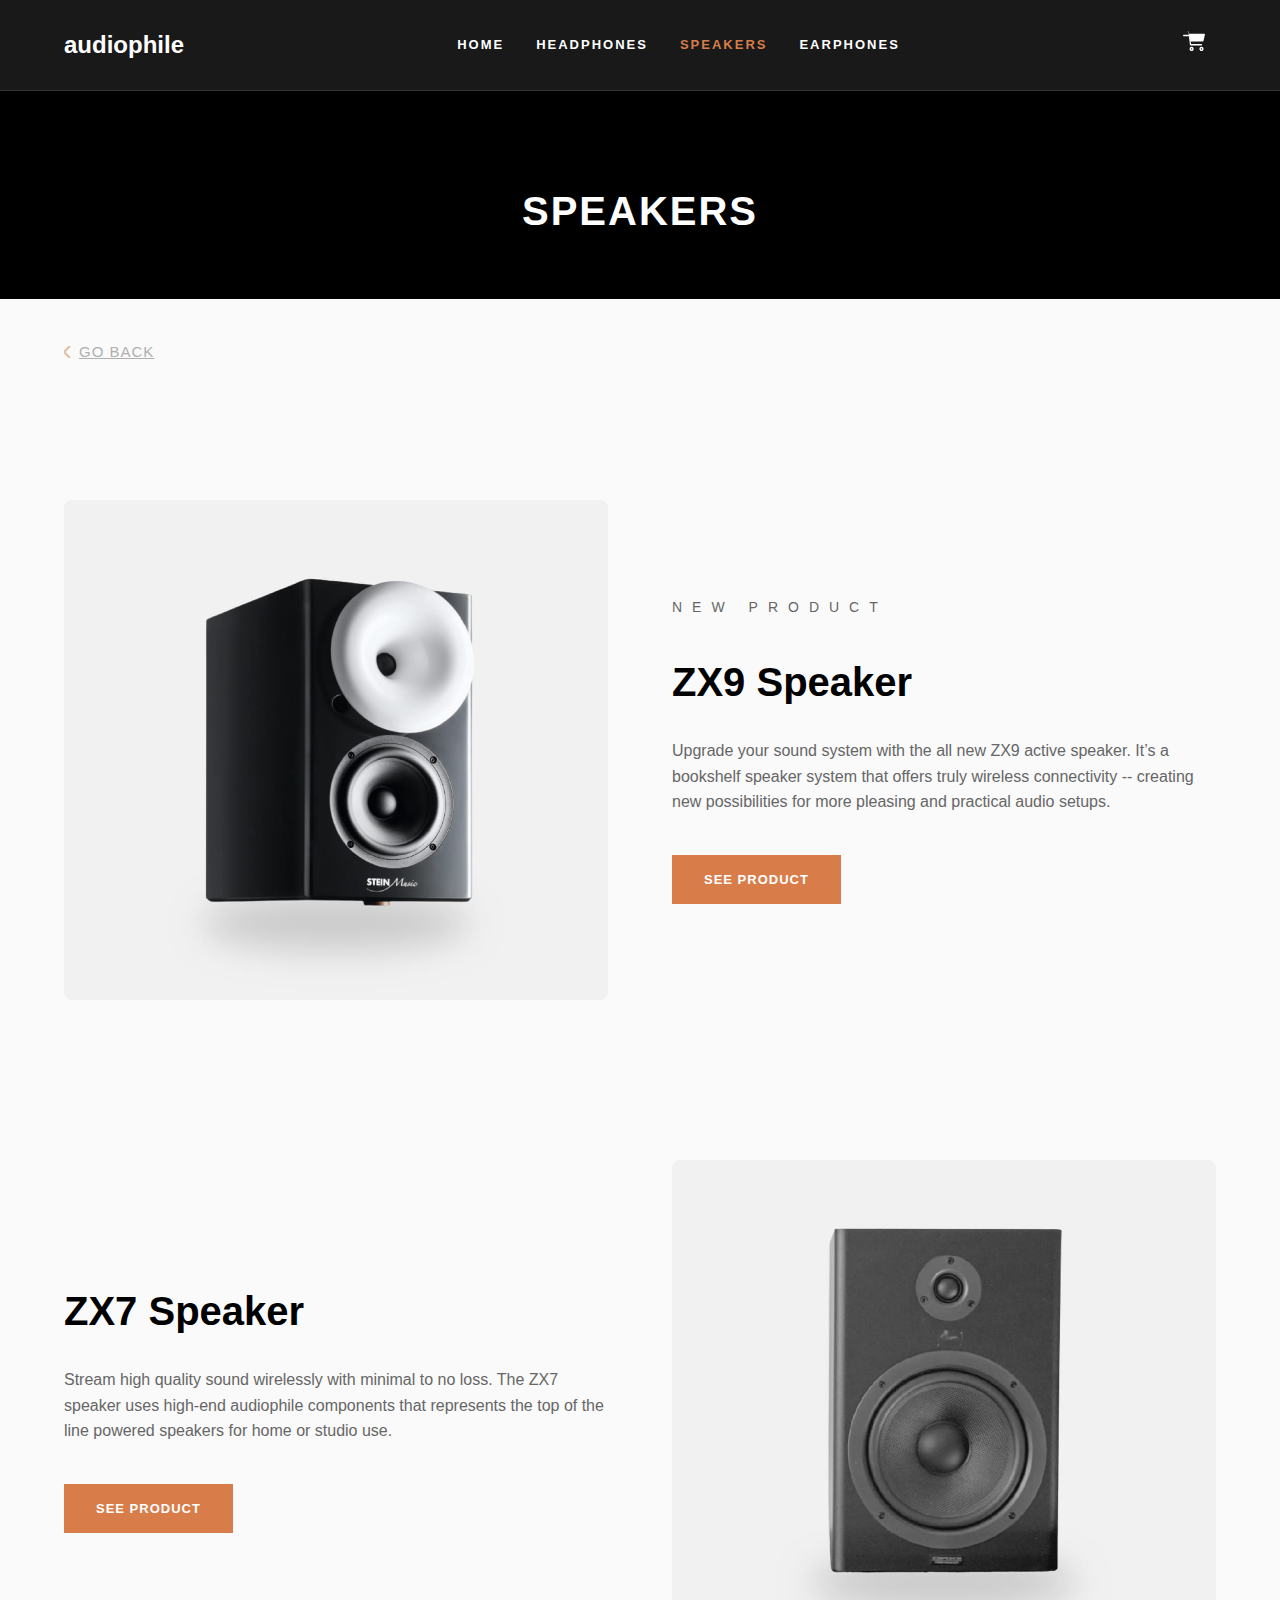
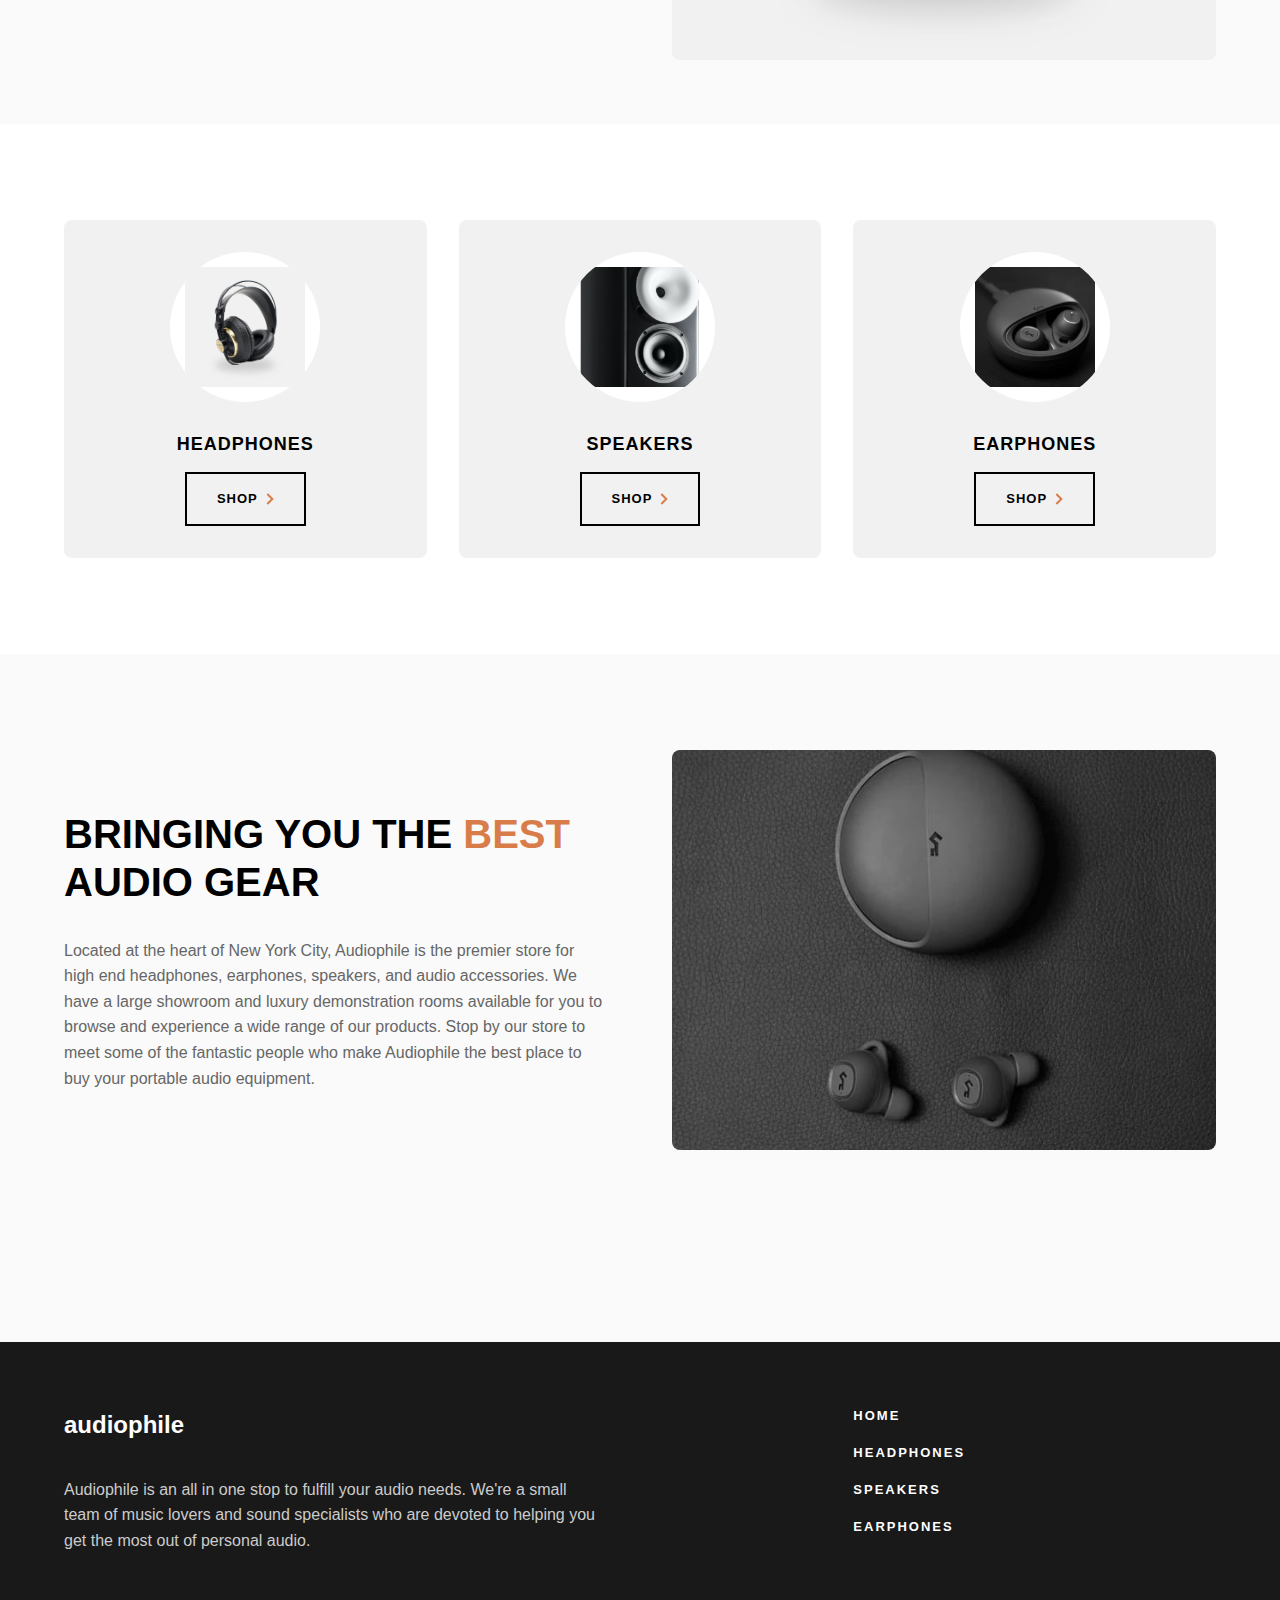
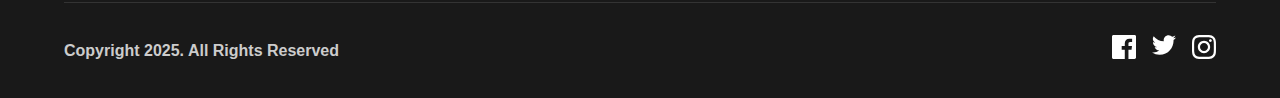
<file: speakers.html>
<!DOCTYPE html>
<html lang="en">
<head>
    <meta charset="UTF-8">
    <meta name="viewport" content="width=device-width, initial-scale=1.0">
    <title>Speakers - AudioPhile</title>
    <link rel="stylesheet" href="./css/styles.css">
</head>
<body>
    <!-- Header -->
    <header class="header">
        <div class="container">
            <button class="mobile-menu-btn" id="mobileMenuBtn">
                <span></span>
                <span></span>
                <span></span>
            </button>
            
            <div class="logo">
                <a href="index.html">audiophile</a>
            </div>
            
            <nav class="nav" id="nav">
                <a href="index.html">HOME</a>
                <a href="headphones.html">HEADPHONES</a>
                <a href="speakers.html" class="active">SPEAKERS</a>
                <a href="earphones.html">EARPHONES</a>
            </nav>
            
            <div class="cart-icon" id="cartIcon">
                <svg width="23" height="20" xmlns="http://www.w3.org/2000/svg">
                    <path d="M8.625 15.833c1.132 0 2.054.935 2.054 2.084 0 1.148-.922 2.083-2.054 2.083-1.132 0-2.054-.935-2.054-2.083 0-1.15.922-2.084 2.054-2.084zm9.857 0c1.132 0 2.054.935 2.054 2.084 0 1.148-.922 2.083-2.054 2.083-1.132 0-2.054-.935-2.054-2.083 0-1.15.922-2.084 2.054-2.084zm-9.857 1.39a.69.69 0 00-.685.694.69.69 0 00.685.694.69.69 0 00.685-.694.69.69 0 00-.685-.694zm9.857 0a.69.69 0 00-.685.694.69.69 0 00.685.694.69.69 0 00.685-.694.69.69 0 00-.685-.694zM4.717 0c.316 0 .59.215.658.517l.481 2.122h15.47c.421 0 .748.383.652.803l-1.517 6.66c-.067.294-.327.517-.652.517H7.583l.533 2.34h10.25c.421 0 .75.336.75.756s-.329.756-.75.756H7.583c-.316 0-.59-.215-.658-.517L5.933 5.209H.75c-.421 0-.75-.336-.75-.756s.329-.756.75-.756H5.933L4.717 0z" fill="#FFF" fill-rule="nonzero"/>
                </svg>
                <span class="cart-count" id="cartCount">0</span>
            </div>
        </div>
    </header>

    <!-- Category Hero -->
    <section class="category-hero">
        <div class="container">
            <h1 class="category-title">SPEAKERS</h1>
        </div>
    </section>

    <!-- Breadcrumb -->
    <section class="breadcrumb">
        <div class="container">
            <button class="btn btn-text go-back-btn" onclick="window.history.back()">
                <svg width="7" height="12" xmlns="http://www.w3.org/2000/svg">
                    <path d="M6 12L0 6l6-6" stroke="#D87D4A" stroke-width="2" fill="none" fill-rule="evenodd"/>
                </svg>
                Go Back
            </button>
        </div>
    </section>

    <!-- Products Section -->
    <section class="category-products">
        <div class="container">
            <div class="products-list" id="speakersList">
                <!-- Speakers will be loaded here -->
            </div>
        </div>
    </section>

    <!-- Category Navigation -->
    <section class="category-nav-section">
        <div class="container">
            <div class="category-nav-grid">
                <div class="category-nav-item">
                    <div class="category-nav-image">
                        <img src="./assets/product-xx99-mark-one-headphones/desktop/image-product.jpg" alt="Headphones">
                    </div>
                    <h3>HEADPHONES</h3>
                    <a href="headphones.html" class="btn btn-secondary">
                        SHOP
                        <svg width="8" height="12" xmlns="http://www.w3.org/2000/svg">
                            <path d="m1.322 1 5 5-5 5" stroke="#D87D4A" stroke-width="2" fill="none" fill-rule="evenodd"/>
                        </svg>
                    </a>
                </div>
                <div class="category-nav-item">
                    <div class="category-nav-image">
                        <img src="./assets/home/desktop/image-speaker-zx9.png" alt="Speakers">
                    </div>
                    <h3>SPEAKERS</h3>
                    <a href="speakers.html" class="btn btn-secondary">
                        SHOP
                        <svg width="8" height="12" xmlns="http://www.w3.org/2000/svg">
                            <path d="m1.322 1 5 5-5 5" stroke="#D87D4A" stroke-width="2" fill="none" fill-rule="evenodd"/>
                        </svg>
                    </a>
                </div>
                <div class="category-nav-item">
                    <div class="category-nav-image">
                        <img src="./assets/home/desktop/image-earphones-yx1.jpg" alt="Earphones">
                    </div>
                    <h3>EARPHONES</h3>
                    <a href="earphones.html" class="btn btn-secondary">
                        SHOP
                        <svg width="8" height="12" xmlns="http://www.w3.org/2000/svg">
                            <path d="m1.322 1 5 5-5 5" stroke="#D87D4A" stroke-width="2" fill="none" fill-rule="evenodd"/>
                        </svg>
                    </a>
                </div>
            </div>
        </div>
    </section>

    <!-- About Section -->
    <section class="about-section">
        <div class="container">
            <div class="about-content">
                <div class="about-text">
                    <h2>Bringing you the <span class="highlight">best</span> audio gear</h2>
                    <p>Located at the heart of New York City, Audiophile is the premier store for high end headphones, earphones, speakers, and audio accessories. We have a large showroom and luxury demonstration rooms available for you to browse and experience a wide range of our products. Stop by our store to meet some of the fantastic people who make Audiophile the best place to buy your portable audio equipment.</p>
                </div>
                <div class="about-image">
                    <img src="./assets/product-yx1-earphones/desktop/image-gallery-3.jpg" alt="Best audio gear">
                </div>
            </div>
        </div>
    </section>

    <!-- All Modals (same structure as headphones.html) -->
    <div class="modal" id="cartModal">
        <div class="modal-content">
            <div class="modal-header">
                <h3>Cart (<span id="cartItemCount">0</span>)</h3>
                <button class="btn-text" id="removeAllBtn">Remove all</button>
            </div>
            <div class="cart-items" id="cartItems"></div>
            <div class="cart-total">
                <div class="total-row">
                    <span>TOTAL</span>
                    <span id="cartTotal">$ 0</span>
                </div>
            </div>
            <button class="btn btn-primary btn-full" id="checkoutBtn">CHECKOUT</button>
        </div>
    </div>

    <div class="modal" id="productModal">
        <div class="modal-content modal-large">
            <button class="modal-close" id="closeProductModal">&times;</button>
            <button class="btn btn-text go-back-btn" onclick="closeAllModals()">
                <svg width="7" height="12" xmlns="http://www.w3.org/2000/svg">
                    <path d="M6 12L0 6l6-6" stroke="#D87D4A" stroke-width="2" fill="none" fill-rule="evenodd"/>
                </svg>
                Go Back
            </button>
            <div class="product-detail" id="productDetail"></div>
        </div>
    </div>

    <div class="modal" id="checkoutModal">
        <div class="modal-content modal-large">
            <button class="modal-close" id="closeCheckoutModal">&times;</button>
            <div class="checkout-content">
                <h2>CHECKOUT</h2>
                <form id="checkoutForm">
                    <div class="form-section">
                        <h3 class="form-section-title">BILLING DETAILS</h3>
                        <div class="form-row">
                            <div class="form-group">
                                <label for="name">Name</label>
                                <input type="text" id="name" name="name" placeholder="Alexei Ward" required>
                                <span class="error-message" id="nameError"></span>
                            </div>
                            <div class="form-group">
                                <label for="email">Email Address</label>
                                <input type="email" id="email" name="email" placeholder="alexei@mail.com" required>
                                <span class="error-message" id="emailError"></span>
                            </div>
                        </div>
                        <div class="form-group">
                            <label for="phone">Phone Number</label>
                            <input type="tel" id="phone" name="phone" placeholder="+1 202-555-0136" required>
                            <span class="error-message" id="phoneError"></span>
                        </div>
                    </div>

                    <div class="form-section">
                        <h3 class="form-section-title">SHIPPING INFO</h3>
                        <div class="form-group">
                            <label for="address">Your Address</label>
                            <input type="text" id="address" name="address" placeholder="1137 Williams Avenue" required>
                            <span class="error-message" id="addressError"></span>
                        </div>
                        <div class="form-row">
                            <div class="form-group">
                                <label for="zipCode">ZIP Code</label>
                                <input type="text" id="zipCode" name="zipCode" placeholder="10001" required>
                                <span class="error-message" id="zipCodeError"></span>
                            </div>
                            <div class="form-group">
                                <label for="city">City</label>
                                <input type="text" id="city" name="city" placeholder="New York" required>
                                <span class="error-message" id="cityError"></span>
                            </div>
                        </div>
                        <div class="form-group">
                            <label for="country">Country</label>
                            <input type="text" id="country" name="country" placeholder="United States" required>
                            <span class="error-message" id="countryError"></span>
                        </div>
                    </div>

                    <div class="form-section">
                        <h3 class="form-section-title">PAYMENT DETAILS</h3>
                        <div class="form-group">
                            <label>Payment Method</label>
                            <div class="radio-group">
                                <label class="radio-label">
                                    <input type="radio" name="paymentMethod" value="eMoney" checked>
                                    <span class="radio-custom"></span>
                                    Mobile Money
                                </label>
                                <label class="radio-label">
                                    <input type="radio" name="paymentMethod" value="cash">
                                    <span class="radio-custom"></span>
                                    Cash on Delivery
                                </label>
                            </div>
                        </div>
                        <div class="payment-fields" id="paymentFields">
                            <div class="form-row">
                                <div class="form-group">
                                    <label for="eMoneyNumber">Momo Number</label>
                                    <input type="text" id="eMoneyNumber" name="eMoneyNumber" placeholder="238521993">
                                    <span class="error-message" id="eMoneyNumberError"></span>
                                </div>
                                <div class="form-group">
                                    <label for="eMoneyPin">Momo PIN</label>
                                    <input type="text" id="eMoneyPin" name="eMoneyPin" placeholder="6891">
                                    <span class="error-message" id="eMoneyPinError"></span>
                                </div>
                            </div>
                        </div>
                    </div>

                    <div class="checkout-summary">
                        <h3>SUMMARY</h3>
                        <div class="summary-items" id="summaryItems"></div>
                        <div class="summary-totals">
                            <div class="total-row">
                                <span>TOTAL</span>
                                <span id="summarySubtotal">$ 0</span>
                            </div>
                            <div class="total-row">
                                <span>SHIPPING</span>
                                <span>$ 50</span>
                            </div>
                            <div class="total-row">
                                <span>VAT (INCLUDED)</span>
                                <span id="summaryVat">$ 0</span>
                            </div>
                            <div class="total-row grand-total">
                                <span>GRAND TOTAL</span>
                                <span id="summaryGrandTotal">$ 0</span>
                            </div>
                        </div>
                        <button type="submit" class="btn btn-primary btn-full">CONTINUE & PAY</button>
                    </div>
                </form>
            </div>
        </div>
    </div>

    <div class="modal" id="confirmationModal">
        <div class="modal-content">
            <div class="confirmation-content">
                <div class="confirmation-icon">
                    <svg width="64" height="64" xmlns="http://www.w3.org/2000/svg">
                        <g fill="none" fill-rule="evenodd">
                            <circle fill="#D87D4A" cx="32" cy="32" r="32"/>
                            <path stroke="#FFF" stroke-width="4" fill="none" d="m20.754 33.333 6.751 6.751 15.804-15.803"/>
                        </g>
                    </svg>
                </div>
                <h2>THANK YOU<br>FOR YOUR ORDER</h2>
                <p>You will receive an email confirmation shortly.</p>
                <div class="order-summary">
                    <div class="order-items" id="orderItems"></div>
                    <div class="order-total">
                        <span>GRAND TOTAL</span>
                        <span id="orderGrandTotal">$ 0</span>
                    </div>
                </div>
                <button class="btn btn-primary btn-full" id="backToHomeBtn">BACK TO HOME</button>
            </div>
        </div>
    </div>

    <!-- Footer -->
    <footer class="footer">
        <div class="container">
            <div class="footer-content">
                <div class="footer-brand">
                    <div class="logo">
                        <a href="index.html">audiophile</a>
                    </div>
                    <p>Audiophile is an all in one stop to fulfill your audio needs. We're a small team of music lovers and sound specialists who are devoted to helping you get the most out of personal audio.</p>
                </div>
                <nav class="footer-nav">
                    <a href="index.html">HOME</a>
                    <a href="headphones.html">HEADPHONES</a>
                    <a href="speakers.html">SPEAKERS</a>
                    <a href="earphones.html">EARPHONES</a>
                </nav>
            </div>
            <div class="footer-bottom">
                <p>Copyright 2025. All Rights Reserved</p>
                <div class="social-links">
                    <a href="#" aria-label="Facebook">
                        <svg width="24" height="24" xmlns="http://www.w3.org/2000/svg">
                            <path d="M22.46 0H1.54C.69 0 0 .69 0 1.54v20.92C0 23.31.69 24 1.54 24h11.24v-9.29H9.69v-3.62h3.09V8.41c0-3.05 1.87-4.71 4.58-4.71 1.3 0 2.42.1 2.75.14v3.18h-1.89c-1.48 0-1.77.7-1.77 1.73v2.27h3.54l-.46 3.62h-3.08V24h6.05c.85 0 1.54-.69 1.54-1.54V1.54C24 .69 23.31 0 22.46 0z" fill="#FFF"/>
                        </svg>
                    </a>
                    <a href="#" aria-label="Twitter">
                        <svg width="24" height="20" xmlns="http://www.w3.org/2000/svg">
                            <path d="M24 2.557a9.83 9.83 0 01-2.828.775A4.932 4.932 0 0023.337.608a9.864 9.864 0 01-3.127 1.195A4.916 4.916 0 0016.616.248c-3.179 0-5.515 2.966-4.797 6.045A13.978 13.978 0 011.671 1.149a4.93 4.93 0 001.523 6.574 4.903 4.903 0 01-2.229-.616c-.054 2.281 1.581 4.415 3.949 4.89a4.935 4.935 0 01-2.224.084 4.928 4.928 0 004.6 3.419A9.9 9.9 0 010 17.54a13.94 13.94 0 007.548 2.212c9.142 0 14.307-7.721 13.995-14.646A10.025 10.025 0 0024 2.557z" fill="#FFF"/>
                        </svg>
                    </a>
                    <a href="#" aria-label="Instagram">
                        <svg width="24" height="24" xmlns="http://www.w3.org/2000/svg">
                            <path d="M12 2.163c3.204 0 3.584.012 4.85.07 3.252.148 4.771 1.691 4.919 4.919.058 1.265.069 1.645.069 4.849 0 3.205-.012 3.584-.069 4.849-.149 3.225-1.664 4.771-4.919 4.919-1.266.058-1.644.07-4.85.07-3.204 0-3.584-.012-4.849-.07-3.26-.149-4.771-1.699-4.919-4.92-.058-1.265-.07-1.644-.07-4.849 0-3.204.013-3.583.07-4.849.149-3.227 1.664-4.771 4.919-4.919 1.266-.057 1.645-.069 4.849-.069zm0-2.163c-3.259 0-3.667.014-4.947.072-4.358.2-6.78 2.618-6.98 6.98-.059 1.281-.073 1.689-.073 4.948 0 3.259.014 3.668.072 4.948.2 4.358 2.618 6.78 6.98 6.98 1.281.058 1.689.072 4.948.072 3.259 0 3.668-.014 4.948-.072 4.354-.2 6.782-2.618 6.979-6.98.059-1.28.073-1.689.073-4.948 0-3.259-.014-3.667-.072-4.947-.196-4.354-2.617-6.78-6.979-6.98-1.281-.059-1.69-.073-4.949-.073zm0 5.838c-3.403 0-6.162 2.759-6.162 6.162s2.759 6.163 6.162 6.163 6.162-2.759 6.162-6.163c0-3.403-2.759-6.162-6.162-6.162zm0 10.162c-2.209 0-4-1.79-4-4 0-2.209 1.791-4 4-4s4 1.791 4 4c0 2.21-1.791 4-4 4zm6.406-11.845c-.796 0-1.441.645-1.441 1.44s.645 1.44 1.441 1.44c.795 0 1.439-.645 1.439-1.44s-.644-1.44-1.439-1.44z" fill="#FFF"/>
                        </svg>
                    </a>
                </div>
            </div>
        </div>
    </footer>

    <script>
        // Set current category for this page
        window.currentCategory = 'speakers';
    </script>
    <script src="./js/script.js"></script>
</body>
</html>
</file>
<file: css/styles.css>
/* Reset and Base Styles */
* {
  margin: 0;
  padding: 0;
  box-sizing: border-box;
}

body {
  font-family: "Manrope", -apple-system, BlinkMacSystemFont, "Segoe UI", Roboto, sans-serif;
  line-height: 1.6;
  color: #000;
  background-color: #fafafa;
}

.container {
  max-width: 1200px;
  margin: 0 auto;
  padding: 0 24px;
}

/* Typography */
h1,
h2,
h3,
h4,
h5,
h6 {
  font-weight: 700;
  line-height: 1.2;
}

.section-title {
  font-size: 2.5rem;
  text-align: center;
  margin-bottom: 4rem;
  font-weight: 700;
}

/* Buttons */
.btn {
  display: inline-block;
  padding: 15px 30px;
  border: none;
  cursor: pointer;
  font-weight: 700;
  font-size: 13px;
  letter-spacing: 1px;
  text-transform: uppercase;
  text-decoration: none;
  transition: all 0.3s ease;
  border: 2px solid transparent;
}

.btn-primary {
  background-color: #d87d4a;
  color: white;
}

.btn-primary:hover {
  background-color: #fbaf85;
}

.btn-secondary {
  background-color: transparent;
  color: #000;
  border: 2px solid #000;
}

.btn-secondary:hover {
  background-color: #000;
  color: white;
}

.btn-text {
  background: none;
  border: none;
  color: #000;
  text-decoration: underline;
  cursor: pointer;
  font-size: 15px;
  opacity: 0.5;
}

.btn-text:hover {
  color: #d87d4a;
  opacity: 1;
}

.btn-full {
  width: 100%;
}

/* Header */
.header {
  background-color: #191919;
  color: white;
  position: sticky;
  top: 0;
  z-index: 1000;
  border-bottom: 1px solid #333;
}

.header .container {
  display: flex;
  align-items: center;
  justify-content: space-between;
  height: 90px;
}

.logo a {
  font-size: 1.5rem;
  font-weight: 700;
  color: white;
  text-decoration: none;
  text-transform: lowercase;
}

.nav {
  display: flex;
  gap: 2rem;
}

.nav a {
  color: white;
  text-decoration: none;
  font-weight: 700;
  font-size: 13px;
  letter-spacing: 2px;
  text-transform: uppercase;
  transition: color 0.3s ease;
}

.nav a:hover {
  color: #d87d4a;
}

.cart-icon {
  position: relative;
  cursor: pointer;
  padding: 10px;
}

.cart-icon:hover svg path {
  fill: #d87d4a;
}

.cart-count {
  position: absolute;
  top: 0;
  right: 0;
  background-color: #d87d4a;
  color: white;
  border-radius: 50%;
  width: 20px;
  height: 20px;
  display: flex;
  align-items: center;
  justify-content: center;
  font-size: 12px;
  font-weight: 700;
}

.mobile-menu-btn {
  display: none;
  flex-direction: column;
  background: none;
  border: none;
  cursor: pointer;
  padding: 10px;
}

.mobile-menu-btn span {
  width: 20px;
  height: 3px;
  background-color: white;
  margin: 2px 0;
  transition: 0.3s;
}

/* Hero Section */
.hero {
  background-color: #191919;
  color: white;
  padding: 6rem 0;
}

.hero-content {
  display: grid;
  grid-template-columns: 1fr 1fr;
  gap: 4rem;
  align-items: center;
}

.hero-new {
  color: #d87d4a;
  font-size: 14px;
  letter-spacing: 10px;
  text-transform: uppercase;
  margin-bottom: 1rem;
}

.hero-title {
  font-size: 3.5rem;
  margin-bottom: 1.5rem;
  line-height: 1.1;
}

.hero-description {
  font-size: 15px;
  opacity: 0.75;
  margin-bottom: 2.5rem;
  max-width: 350px;
}

.hero-image img {
  width: 100%;
  height: auto;
  max-width: 400px;
}

/* Products Section */
.products {
  padding: 6rem 0;
}

.products-grid {
  display: grid;
  grid-template-columns: repeat(auto-fit, minmax(300px, 1fr));
  gap: 2rem;
}

.product-card {
  background: white;
  border-radius: 8px;
  overflow: hidden;
  box-shadow: 0 4px 6px rgba(0, 0, 0, 0.1);
  transition: transform 0.3s ease, box-shadow 0.3s ease;
}

.product-card:hover {
  transform: translateY(-5px);
  box-shadow: 0 8px 25px rgba(0, 0, 0, 0.15);
}

.product-image {
  width: 100%;
  height: 250px;
  background-color: #f1f1f1;
  display: flex;
  align-items: center;
  justify-content: center;
  overflow: hidden;
}

.product-image img {
  width: 100%;
  height: 100%;
  object-fit: cover;
  transition: transform 0.3s ease;
}

.product-card:hover .product-image img {
  transform: scale(1.05);
}

.product-info {
  padding: 2rem;
}

.product-new {
  color: #d87d4a;
  font-size: 14px;
  letter-spacing: 10px;
  text-transform: uppercase;
  margin-bottom: 1rem;
}

.product-name {
  font-size: 1.75rem;
  margin-bottom: 1rem;
  font-weight: 700;
}

.product-description {
  color: #666;
  margin-bottom: 1.5rem;
  line-height: 1.6;
}

.product-price {
  font-size: 1.125rem;
  font-weight: 700;
  margin-bottom: 1.5rem;
}

/* Modal Styles */
.modal {
  display: none;
  position: fixed;
  z-index: 2000;
  left: 0;
  top: 0;
  width: 100%;
  height: 100%;
  background-color: rgba(0, 0, 0, 0.5);
  animation: fadeIn 0.3s ease;
}

.modal.active {
  display: flex;
  align-items: center;
  justify-content: center;
}

.modal-content {
  background-color: white;
  padding: 2rem;
  border-radius: 8px;
  max-width: 500px;
  width: 90%;
  max-height: 90vh;
  overflow-y: auto;
  position: relative;
  animation: slideIn 0.3s ease;
}

.modal-large {
  max-width: 1000px;
}

.modal-close {
  position: absolute;
  top: 1rem;
  right: 1rem;
  background: none;
  border: none;
  font-size: 2rem;
  cursor: pointer;
  color: #666;
  z-index: 10;
}

.modal-close:hover {
  color: #000;
}

/* Cart Modal */
.modal-header {
  display: flex;
  justify-content: space-between;
  align-items: center;
  margin-bottom: 2rem;
}

.modal-header h3 {
  font-size: 1.125rem;
  font-weight: 700;
  text-transform: uppercase;
  letter-spacing: 1px;
}

.cart-items {
  margin-bottom: 2rem;
}

.cart-item {
  display: flex;
  align-items: center;
  gap: 1rem;
  padding: 1rem 0;
  border-bottom: 1px solid #f1f1f1;
}

.cart-item:last-child {
  border-bottom: none;
}

.cart-item-image {
  width: 64px;
  height: 64px;
  background-color: #f1f1f1;
  border-radius: 8px;
  overflow: hidden;
}

.cart-item-image img {
  width: 100%;
  height: 100%;
  object-fit: cover;
}

.cart-item-info {
  flex: 1;
}

.cart-item-name {
  font-weight: 700;
  margin-bottom: 0.25rem;
}

.cart-item-price {
  color: #666;
  font-size: 14px;
}

.quantity-controls {
  display: flex;
  align-items: center;
  background-color: #f1f1f1;
  border-radius: 4px;
}

.quantity-btn {
  background: none;
  border: none;
  padding: 8px 12px;
  cursor: pointer;
  font-weight: 700;
  color: #666;
}

.quantity-btn:hover {
  color: #d87d4a;
}

.quantity-display {
  padding: 8px 12px;
  font-weight: 700;
  min-width: 40px;
  text-align: center;
}

.cart-total {
  border-top: 1px solid #f1f1f1;
  padding-top: 1rem;
}

.total-row {
  display: flex;
  justify-content: space-between;
  margin-bottom: 0.5rem;
}

.total-row:last-child {
  margin-bottom: 0;
}

.total-row span:first-child {
  text-transform: uppercase;
  font-size: 15px;
  opacity: 0.5;
}

.total-row span:last-child {
  font-weight: 700;
  font-size: 18px;
}

/* Product Detail Modal */
.product-detail {
  display: grid;
  grid-template-columns: 1fr 1fr;
  gap: 4rem;
  align-items: center;
}

.product-detail-image {
  width: 100%;
  height: 400px;
  background-color: #f1f1f1;
  border-radius: 8px;
  overflow: hidden;
}

.product-detail-image img {
  width: 100%;
  height: 100%;
  object-fit: cover;
}

.product-detail-info h2 {
  font-size: 2.5rem;
  margin-bottom: 1.5rem;
}

.product-detail-description {
  color: #666;
  margin-bottom: 1.5rem;
  line-height: 1.6;
}

.product-detail-price {
  font-size: 1.125rem;
  font-weight: 700;
  margin-bottom: 2rem;
}

.add-to-cart-controls {
  display: flex;
  gap: 1rem;
  align-items: center;
  margin-bottom: 2rem;
}

/* Go Back Button */
.go-back-btn {
  display: flex;
  align-items: center;
  gap: 0.5rem;
  margin-bottom: 2rem;
  padding: 12px 0;
  background: none;
  border: none;
  color: #666;
  font-weight: 500;
  font-size: 15px;
  cursor: pointer;
  transition: color 0.3s ease;
}

.go-back-btn:hover {
  color: #d87d4a;
}

.go-back-btn svg path {
  transition: stroke 0.3s ease;
}

.go-back-btn:hover svg path {
  stroke: #d87d4a;
}

.features-section,
.includes-section {
  margin-top: 2rem;
}

.features-section h3,
.includes-section h3 {
  font-size: 1.5rem;
  margin-bottom: 1rem;
}

.includes-list {
  list-style: none;
}

.includes-list li {
  display: flex;
  margin-bottom: 0.5rem;
}

.includes-quantity {
  color: #d87d4a;
  font-weight: 700;
  width: 2rem;
}

/* Checkout Form */
.checkout-content {
  display: grid;
  grid-template-columns: 2fr 1fr;
  gap: 4rem;
}

.checkout-content h2 {
  grid-column: 1 / -1;
  font-size: 2rem;
  margin-bottom: 2rem;
}

.form-section {
  margin-bottom: 3rem;
}

.form-section-title {
  color: #d87d4a;
  font-size: 13px;
  font-weight: 700;
  letter-spacing: 1px;
  text-transform: uppercase;
  margin-bottom: 1rem;
}

.form-row {
  display: grid;
  grid-template-columns: 1fr 1fr;
  gap: 1rem;
}

.form-group {
  margin-bottom: 1.5rem;
}

.form-group label {
  display: block;
  font-weight: 700;
  font-size: 12px;
  margin-bottom: 0.5rem;
  text-transform: uppercase;
  letter-spacing: 1px;
}

.form-group input {
  width: 100%;
  padding: 18px;
  border: 1px solid #cfcfcf;
  border-radius: 8px;
  font-size: 14px;
  font-weight: 700;
  transition: border-color 0.3s ease;
}

.form-group input:focus {
  outline: none;
  border-color: #d87d4a;
}

.form-group input.error {
  border-color: #cd2c2c;
}

.error-message {
  color: #cd2c2c;
  font-size: 12px;
  margin-top: 0.25rem;
  display: block;
}

.radio-group {
  display: flex;
  flex-direction: column;
  gap: 1rem;
}

.radio-label {
  display: flex;
  align-items: center;
  padding: 18px;
  border: 1px solid #cfcfcf;
  border-radius: 8px;
  cursor: pointer;
  font-weight: 700;
  transition: border-color 0.3s ease;
}

.radio-label:hover {
  border-color: #d87d4a;
}

.radio-label input[type="radio"] {
  display: none;
}

.radio-custom {
  width: 20px;
  height: 20px;
  border: 1px solid #cfcfcf;
  border-radius: 50%;
  margin-right: 1rem;
  position: relative;
}

.radio-label input[type="radio"]:checked + .radio-custom {
  border-color: #d87d4a;
}

.radio-label input[type="radio"]:checked + .radio-custom::after {
  content: "";
  position: absolute;
  top: 50%;
  left: 50%;
  transform: translate(-50%, -50%);
  width: 10px;
  height: 10px;
  background-color: #d87d4a;
  border-radius: 50%;
}

.payment-fields {
  margin-top: 1rem;
}

.checkout-summary {
  background-color: white;
  padding: 2rem;
  border-radius: 8px;
  height: fit-content;
}

.checkout-summary h3 {
  font-size: 1.125rem;
  font-weight: 700;
  text-transform: uppercase;
  letter-spacing: 1px;
  margin-bottom: 2rem;
}

.summary-items {
  margin-bottom: 2rem;
}

.summary-item {
  display: flex;
  align-items: center;
  gap: 1rem;
  margin-bottom: 1.5rem;
}

.summary-item-image {
  width: 50px;
  height: 50px;
  background-color: #f1f1f1;
  border-radius: 8px;
  overflow: hidden;
}

.summary-item-image img {
  width: 100%;
  height: 100%;
  object-fit: cover;
}

.summary-item-info {
  flex: 1;
}

.summary-item-name {
  font-weight: 700;
  font-size: 15px;
  margin-bottom: 0.25rem;
}

.summary-item-price {
  color: #666;
  font-size: 14px;
}

.summary-item-quantity {
  color: #666;
  font-weight: 700;
}

.summary-totals {
  border-top: 1px solid #f1f1f1;
  padding-top: 1rem;
  margin-bottom: 2rem;
}

.grand-total {
  color: #d87d4a;
  font-size: 1.125rem;
  margin-top: 1rem;
  padding-top: 1rem;
  border-top: 1px solid #f1f1f1;
}

/* Order Confirmation */
.confirmation-content {
  text-align: center;
  padding: 2rem;
}

.confirmation-icon {
  margin-bottom: 2rem;
}

.confirmation-content h2 {
  font-size: 2rem;
  margin-bottom: 1rem;
  line-height: 1.2;
}

.confirmation-content p {
  color: #666;
  margin-bottom: 2rem;
}

.order-summary {
  background-color: #f1f1f1;
  border-radius: 8px;
  overflow: hidden;
  margin-bottom: 2rem;
}

.order-items {
  padding: 1.5rem;
}

.order-item {
  display: flex;
  align-items: center;
  gap: 1rem;
  margin-bottom: 1rem;
}

.order-item:last-child {
  margin-bottom: 0;
}

.order-item-image {
  width: 50px;
  height: 50px;
  background-color: white;
  border-radius: 8px;
  overflow: hidden;
}

.order-item-image img {
  width: 100%;
  height: 100%;
  object-fit: cover;
}

.order-item-info {
  flex: 1;
  text-align: left;
}

.order-item-name {
  font-weight: 700;
  font-size: 15px;
  margin-bottom: 0.25rem;
}

.order-item-price {
  color: #666;
  font-size: 14px;
}

.order-item-quantity {
  color: #666;
  font-weight: 700;
}

.order-total {
  background-color: #000;
  color: white;
  padding: 1.5rem;
  display: flex;
  justify-content: space-between;
  align-items: center;
}

.order-total span:first-child {
  text-transform: uppercase;
  opacity: 0.5;
}

.order-total span:last-child {
  font-weight: 700;
  font-size: 1.125rem;
}

/* Footer */
.footer {
  background-color: #191919;
  color: white;
  padding: 4rem 0 2rem;
  margin-top: 6rem;
}

.footer-content {
  display: grid;
  grid-template-columns: 2fr 1fr;
  gap: 4rem;
  margin-bottom: 3rem;
}

.footer-brand p {
  color: #ccc;
  margin-top: 2rem;
  line-height: 1.6;
  max-width: 540px;
}

.footer-nav {
  display: flex;
  flex-direction: column;
  gap: 1rem;
}

.footer-nav a {
  color: white;
  text-decoration: none;
  font-weight: 700;
  font-size: 13px;
  letter-spacing: 2px;
  text-transform: uppercase;
  transition: color 0.3s ease;
}

.footer-nav a:hover {
  color: #d87d4a;
}

.footer-bottom {
  display: flex;
  justify-content: space-between;
  align-items: center;
  padding-top: 2rem;
  border-top: 1px solid #333;
}

.footer-bottom p {
  color: #ccc;
  font-weight: 700;
}

.social-links {
  display: flex;
  gap: 1rem;
}

.social-links a {
  color: white;
  transition: color 0.3s ease;
}

.social-links a:hover {
  color: #d87d4a;
}

.social-links a:hover svg path {
  fill: #d87d4a;
}

/* Animations */
@keyframes fadeIn {
  from {
    opacity: 0;
  }
  to {
    opacity: 1;
  }
}

@keyframes slideIn {
  from {
    opacity: 0;
    transform: translateY(-50px);
  }
  to {
    opacity: 1;
    transform: translateY(0);
  }
}

/* Category Page Styles */
.category-hero {
  background-color: #000;
  color: white;
  padding: 6rem 0 4rem;
  text-align: center;
}

.category-title {
  font-size: 2.5rem;
  font-weight: 700;
  letter-spacing: 2px;
  text-transform: uppercase;
}

.breadcrumb {
  padding: 2rem 0;
}

.category-products {
  padding: 4rem 0;
}

.products-list {
  display: flex;
  flex-direction: column;
  gap: 10rem;
}

.product-showcase {
  display: grid;
  grid-template-columns: 1fr 1fr;
  gap: 4rem;
  align-items: center;
}

.product-showcase:nth-child(even) {
  direction: rtl;
}

.product-showcase:nth-child(even) > * {
  direction: ltr;
}

.product-showcase-image {
  width: 100%;
  height: 500px;
  background-color: #f1f1f1;
  border-radius: 8px;
  overflow: hidden;
}

.product-showcase-image img {
  width: 100%;
  height: 100%;
  object-fit: cover;
}

.product-showcase-content h2 {
  font-size: 2.5rem;
  margin-bottom: 2rem;
  font-weight: 700;
}

.product-showcase-content p {
  color: #666;
  margin-bottom: 2.5rem;
  line-height: 1.6;
}

.category-nav-section {
  padding: 6rem 0;
  background-color: white;
}

.category-nav-grid {
  display: grid;
  grid-template-columns: repeat(3, 1fr);
  gap: 2rem;
}

.category-nav-item {
  text-align: center;
  background-color: #f1f1f1;
  border-radius: 8px;
  padding: 2rem;
  transition: transform 0.3s ease;
}

.category-nav-item:hover {
  transform: translateY(-5px);
}

.category-nav-image {
  width: 150px;
  height: 150px;
  margin: 0 auto 2rem;
  background-color: white;
  border-radius: 50%;
  display: flex;
  align-items: center;
  justify-content: center;
  overflow: hidden;
}

.category-nav-image img {
  width: 80%;
  height: 80%;
  object-fit: cover;
}

.category-nav-item h3 {
  font-size: 1.125rem;
  font-weight: 700;
  margin-bottom: 1rem;
  text-transform: uppercase;
  letter-spacing: 1px;
}

.category-nav-item .btn {
  display: inline-flex;
  align-items: center;
  gap: 0.5rem;
  font-size: 13px;
}

.about-section {
  padding: 6rem 0;
}

.about-content {
  display: grid;
  grid-template-columns: 1fr 1fr;
  gap: 4rem;
  align-items: center;
}

.about-text h2 {
  font-size: 2.5rem;
  margin-bottom: 2rem;
  font-weight: 700;
  text-transform: uppercase;
}

.about-text .highlight {
  color: #d87d4a;
}

.about-text p {
  color: #666;
  line-height: 1.6;
}

.about-image {
  width: 100%;
  height: 400px;
  background-color: #f1f1f1;
  border-radius: 8px;
  overflow: hidden;
}

.about-image img {
  width: 100%;
  height: 100%;
  object-fit: cover;
}

/* Active navigation state */
.nav a.active {
  color: #d87d4a;
}

/* Responsive Design */
@media (max-width: 768px) {
  .container {
    padding: 0 16px;
  }

  .mobile-menu-btn {
    display: flex;
  }

  .nav {
    display: none;
    position: absolute;
    top: 100%;
    left: 0;
    right: 0;
    background-color: #191919;
    flex-direction: column;
    padding: 2rem;
    border-top: 1px solid #333;
  }

  .nav.active {
    display: flex;
  }

  .hero-content {
    grid-template-columns: 1fr;
    text-align: center;
    gap: 2rem;
  }

  .hero-title {
    font-size: 2.5rem;
  }

  .section-title {
    font-size: 2rem;
  }

  .products-grid {
    grid-template-columns: 1fr;
  }

  .modal-content {
    width: 95%;
    padding: 1.5rem;
  }

  .product-detail {
    grid-template-columns: 1fr;
    gap: 2rem;
  }

  .checkout-content {
    grid-template-columns: 1fr;
    gap: 2rem;
  }

  .form-row {
    grid-template-columns: 1fr;
  }

  .footer-content {
    grid-template-columns: 1fr;
    gap: 2rem;
    text-align: center;
  }

  .footer-nav {
    align-items: center;
  }

  .footer-bottom {
    flex-direction: column;
    gap: 1rem;
    text-align: center;
  }

  .add-to-cart-controls {
    flex-direction: column;
    align-items: stretch;
  }

  .quantity-controls {
    justify-content: center;
  }

  .category-title {
    font-size: 2rem;
  }

  .product-showcase {
    grid-template-columns: 1fr;
    gap: 2rem;
  }

  .product-showcase:nth-child(even) {
    direction: ltr;
  }

  .product-showcase-content h2 {
    font-size: 2rem;
  }

  .category-nav-grid {
    grid-template-columns: 1fr;
    gap: 1.5rem;
  }

  .about-content {
    grid-template-columns: 1fr;
    gap: 2rem;
  }

  .about-text h2 {
    font-size: 2rem;
  }
}

@media (max-width: 480px) {
  .hero-title {
    font-size: 2rem;
  }

  .product-name {
    font-size: 1.5rem;
  }

  .modal-content {
    padding: 1rem;
  }

  .checkout-summary {
    padding: 1.5rem;
  }
}

/* Utility Classes */
.hidden {
  display: none !important;
}

.text-center {
  text-align: center;
}

.mb-1 {
  margin-bottom: 0.5rem;
}
.mb-2 {
  margin-bottom: 1rem;
}
.mb-3 {
  margin-bottom: 1.5rem;
}
.mb-4 {
  margin-bottom: 2rem;
}

.mt-1 {
  margin-top: 0.5rem;
}
.mt-2 {
  margin-top: 1rem;
}
.mt-3 {
  margin-top: 1.5rem;
}
.mt-4 {
  margin-top: 2rem;
}
</file>
